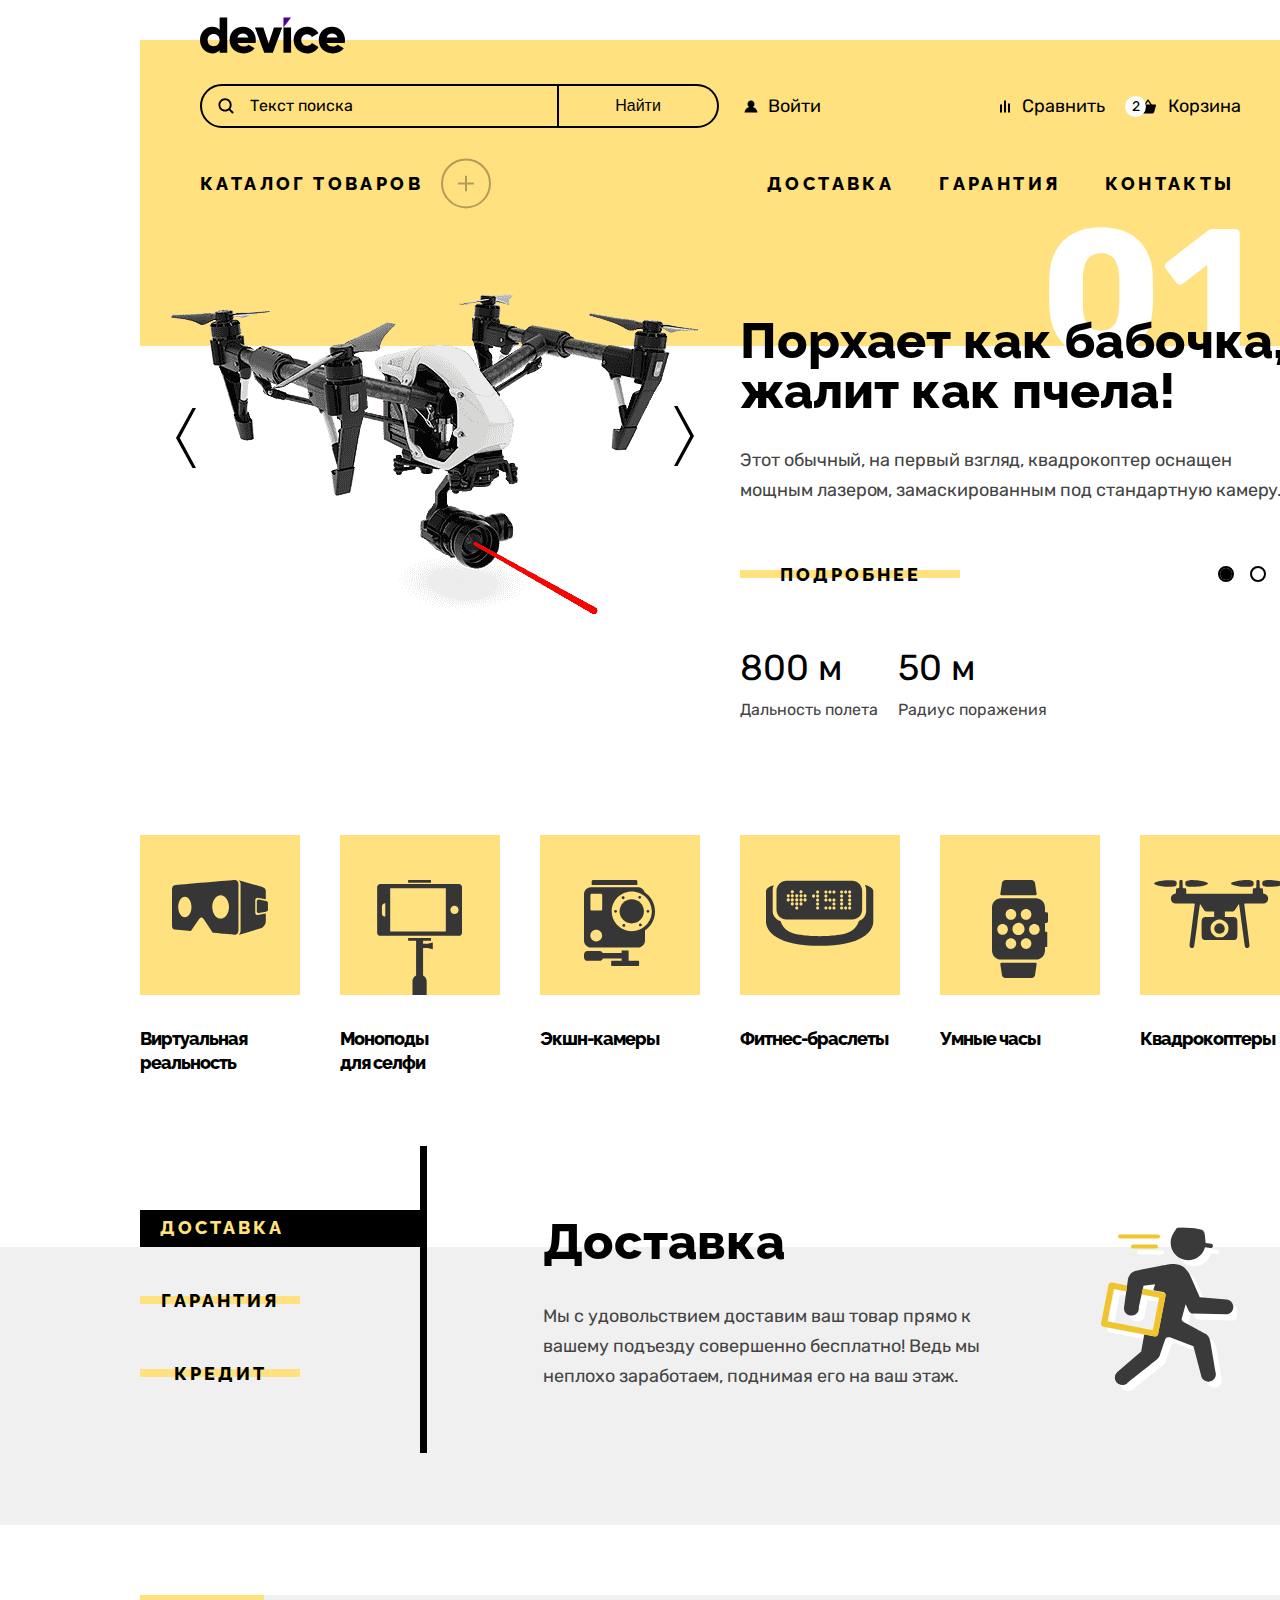
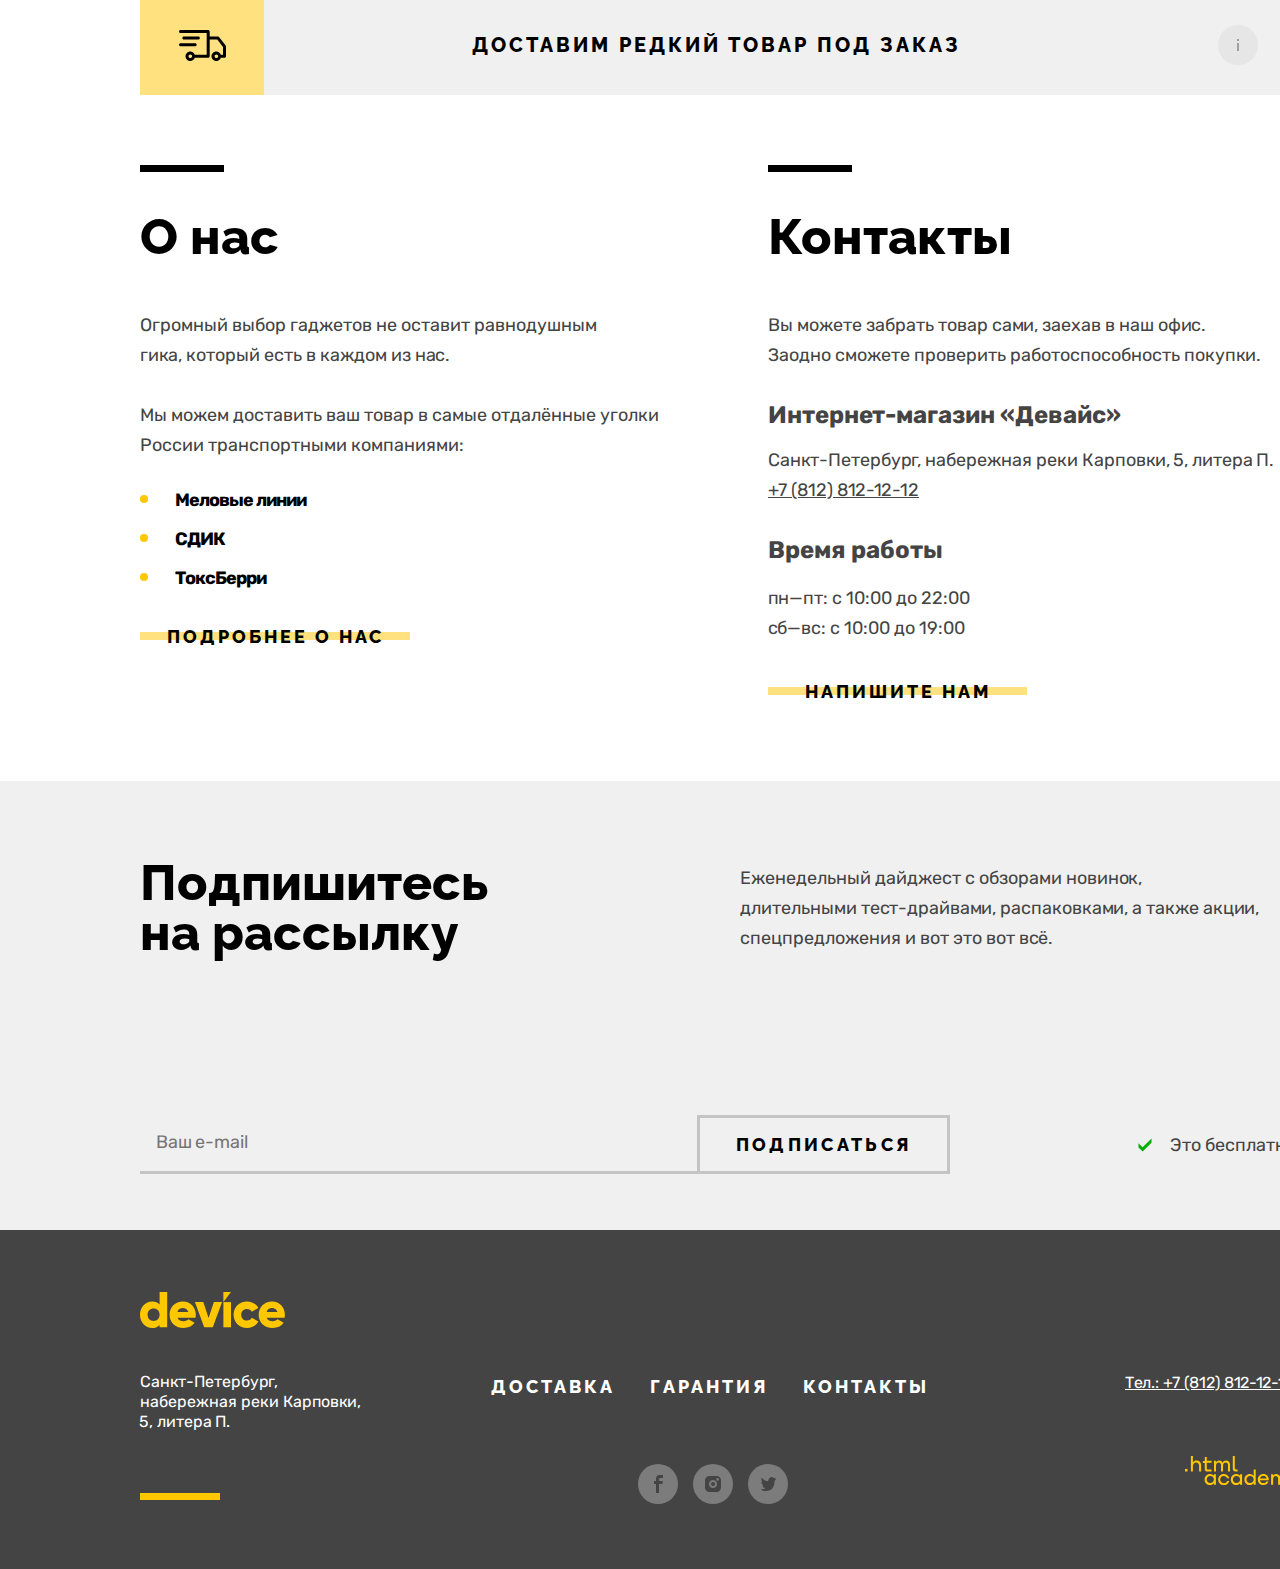
<file: device/index.html>
<!DOCTYPE html>
<html lang="ru">
  <head>
    <meta charset="utf-8">
    <title>Девайс</title>
    <link rel="stylesheet" href="css/style.css">
    <link rel="icon" href="favicon.ico">
  </head>
  <body>
    <header class="page-header">
      <a href="#">
      <svg width="145" height="37" viewBox="0 0 145 37" fill="#000000" xmlns="http://www.w3.org/2000/svg" class="logo">
        <path d="M27.2188 0.388916V35.6889H19.6135V33.2889C17.9124 35.1889 15.5107 36.3889 12.1084 36.3889C5.5038 36.3889 0 30.5889 0 23.0889C0 15.5889 5.5038 9.78892 12.1084 9.78892C15.5107 9.78892 18.0124 10.9889 19.6135 12.8889V0.388916H27.2188ZM19.6135 23.0889C19.6135 19.2889 17.1118 16.8889 13.6094 16.8889C10.107 16.8889 7.60524 19.2889 7.60524 23.0889C7.60524 26.8889 10.107 29.2889 13.6094 29.2889C17.1118 29.1889 19.6135 26.8889 19.6135 23.0889Z" fill="black"/>
        <path d="M43.7298 29.5888C45.8313 29.5888 47.5325 28.7888 48.5332 27.6888L54.6374 31.1888C52.1356 34.5888 48.4331 36.3888 43.6298 36.3888C35.0238 36.3888 29.6201 30.5888 29.6201 23.0888C29.6201 15.5888 35.0238 9.78882 43.0294 9.78882C50.4345 9.78882 55.8382 15.4888 55.8382 23.0888C55.8382 24.1888 55.7381 25.1888 55.538 26.0888H37.6256C38.6263 28.6888 40.9279 29.5888 43.7298 29.5888ZM48.333 20.4888C47.5325 17.5888 45.2309 16.4888 42.9293 16.4888C40.0273 16.4888 38.126 17.8888 37.4255 20.4888H48.333Z" fill="black"/>
        <path d="M82.1563 10.489L72.8499 35.689H64.2439L54.9375 10.489H63.3433L68.647 26.489L73.9506 10.489C73.9506 10.489 82.1563 10.489 82.1563 10.489Z" fill="black"/>
        <path d="M83.458 10.489H91.0633V35.689H83.458V10.489Z" fill="black"/>
        <path d="M93.665 23.0888C93.665 15.5888 99.369 9.78882 107.074 9.78882C111.978 9.78882 116.281 12.3888 118.482 16.2888L111.878 20.0888C110.977 18.2888 109.176 17.2888 106.974 17.2888C103.672 17.2888 101.27 19.6888 101.27 23.0888C101.27 26.5888 103.672 28.8888 106.974 28.8888C109.176 28.8888 111.077 27.7888 111.878 26.0888L118.482 29.8888C116.381 33.7888 112.078 36.3888 107.074 36.3888C99.369 36.3888 93.665 30.5888 93.665 23.0888Z" fill="black"/>
        <path d="M132.892 29.5888C134.993 29.5888 136.695 28.7888 137.695 27.6888L143.799 31.1888C141.298 34.5888 137.595 36.3888 132.792 36.3888C124.186 36.3888 118.782 30.5888 118.782 23.0888C118.782 15.5888 124.286 9.78882 132.191 9.78882C139.597 9.78882 145 15.4888 145 23.0888C145 24.1888 144.9 25.1888 144.7 26.0888H126.788C127.788 28.6888 130.09 29.5888 132.892 29.5888ZM137.595 20.4888C136.795 17.5888 134.493 16.4888 132.191 16.4888C129.289 16.4888 127.388 17.8888 126.688 20.4888H137.595Z" fill="black"/>
        <path d="M83.458 0.388916V10.4889L91.0633 0.388916H83.458Z" fill="#510094"/>
      </svg>
      </a>
      <div class="header-menu">
        <form class="search-form" action="" method="post">
          <input type="search" name="search" class="search-input" placeholder="Поиск по сайту" value="Текст поиска">
          <button class="search-button" type="submit">Найти</button>
        </form>
        <ul class="menu-list">
          <li class="menu-list-item enter">
            <svg width="14" height="13" viewBox="0 0 14 13" fill="none" xmlns="http://www.w3.org/2000/svg" class="enter-image menu-item-icon">
              <path d="M0.5 12.3889H13.5C13.3 9.78892 11.4 7.58892 8.8 6.88892C9.8 6.28892 10.5 5.18892 10.5 3.88892C10.5 1.98892 8.9 0.388916 7 0.388916C5.1 0.388916 3.5 1.98892 3.5 3.88892C3.5 5.18892 4.2 6.28892 5.2 6.88892C2.6 7.58892 0.7 9.78892 0.5 12.3889Z" fill="black"/>
            </svg>
            <a class="menu-item-link" href="#">Войти</a>
          </li>
          <li class="menu-list-item">
            <svg width="10" height="13" viewBox="0 0 10 13" fill="none" xmlns="http://www.w3.org/2000/svg" class="menu-item-icon">
              <path d="M6 0.388916H4V12.3889H6V0.388916Z" fill="black"/>
              <path d="M2 4.38892H0V12.3889H2V4.38892Z" fill="black"/>
              <path d="M10 3.38892H8V12.3889H10V3.38892Z" fill="black"/>
            </svg>
            <a class="menu-item-link" href="#">Сравнить</a>
          </li>
          <li class="menu-list-item cart">
            <span class="cart-counter">2</span>
            <svg width="16" height="15" viewBox="0 0 16 15" fill="none" xmlns="http://www.w3.org/2000/svg" class="cart-icon menu-item-icon">
              <path d="M15.3 5.38892L11.8 5.58892L8.6 0.688916C8.5 0.488916 8.2 0.388916 8 0.388916C7.8 0.388916 7.5 0.488916 7.4 0.688916L4.2 5.58892H0.7C0.3 5.58892 0 5.88892 0 6.28892C0 6.38892 0 6.38892 0 6.48892L1.9 13.2889C2.1 13.9889 2.6 14.3889 3.3 14.3889H12.7C13.4 14.3889 13.9 13.9889 14.1 13.2889L16 6.38892C16 6.28892 16 6.28892 16 6.18892C16 5.78892 15.7 5.38892 15.3 5.38892ZM8 2.28892L10.2 5.48892H5.9L8 2.28892Z" fill="black"/>
            </svg>
            <a class="menu-item-link" href="#">Корзина</a>
          </li>
        </ul>
      </div>
      <nav class="header-navigation">
        <a class="catalog-link" href="#">
          Каталог товаров
          <svg width="50" height="51" viewBox="0 0 50 51" fill="none" xmlns="http://www.w3.org/2000/svg" class="catalog-link-icon">
            <circle opacity="0.3" cx="25" cy="25.3889" r="24" stroke="black" stroke-width="2"/>
            <g opacity="0.3" clip-path="url(#clip0_80802_921)">
            <path d="M33 24.3889H26V17.3889H24V24.3889H17V26.3889H24V33.3889H26V26.3889H33V24.3889Z" fill="black"/>
            </g>
            <defs>
            <clipPath id="clip0_80802_921">
            <rect width="16" height="16" fill="white" transform="translate(17 17.3889)"/>
            </clipPath>
            </defs>
          </svg>
        </a>
        <ul class="navigation-list">
          <li class="navigation-item">
            <a class="navigation-item-link" href="#">Доставка</a>
          </li>
          <li class="navigation-item">
            <a class="navigation-item-link" href="#">Гарантия</a>
          </li>
          <li class="navigation-item">
            <a class="navigation-item-link" href="#">Контакты</a>
          </li>
        </ul>
      </nav>
      <div class="inner-menu hidden">
        <ul class="inner-menu-list">
          <li class="inner-menu-item">
            <a class="inner-menu-link" href="#">Виртуальная реальность</a>
          </li>
          <li class="inner-menu-item">
            <a class="inner-menu-link" href="catalog.html">Моноподы для селфи</a>
          </li>
          <li class="inner-menu-item">
            <a class="inner-menu-link" href="#">Экшн-камеры</a>
          </li>
        </ul>
        <ul class="inner-menu-list">
          <li class="inner-menu-item">
            <a class="inner-menu-link" href="#">Фитнес-браслеты</a>
          </li>
          <li class="inner-menu-item">
            <a class="inner-menu-link" href="#">Умные часы</a>
          </li>
        </ul>
        <ul class="inner-menu-list">
          <li class="inner-menu-item">
            <a class="inner-menu-link" href="#">Квадрокоптеры</a>
          </li>
        </ul>
      </div>
    </header>

    <main class="main">
      <h1 class="visually-hidden">Магазин электроники Девайс</h1>

      <section class="slider-section">
        <h2 class="visually-hidden">Преимущества нашего продукта</h2>
        <div class="slider">
          <img class="slider-image-1" src="images/main-page/slider-1.png" alt="Мощный, лазерный квадракоптер." width="560" height="560">
          <div class="slider-buttons">
            <button type="button" class="slider-button prev-slider-button">
              <span class="visually-hidden">Предыдущее фото</span>
              <svg width="20" height="60" viewBox="0 0 20 60" fill="none" xmlns="http://www.w3.org/2000/svg">
                <path d="M20 60H16.5L0 30L16.5 0H20L3.8 30L20 60Z" fill="black"/>
              </svg>
            </button>
            <button type="button" class="slider-button next-slider-button">
              <span class="visually-hidden">Следующее фото</span>
              <svg width="20" height="60" viewBox="0 0 20 60" fill="none" xmlns="http://www.w3.org/2000/svg">
                <path d="M20 60H16.5L0 30L16.5 0H20L3.8 30L20 60Z" fill="black"/>
              </svg>
            </button>
          </div>
          <ul class="slider-controls">
            <li class="slider-controls-item">
              <button class="slider-control-button slider-control-button-active" type="button"><span class="visually-hidden">1 фото</span></button>
            </li>
            <li class="slider-controls-item">
              <button class="slider-control-button" type="button"><span class="visually-hidden">2 фото</span></button>
            </li>
            <li class="slider-controls-item">
              <button class="slider-control-button" type="button"><span class="visually-hidden">3 фото</span></button>
            </li>
          </ul>
        </div>
        <div class="slider-content">
          <p class="slider-description">Порхает как бабочка, жалит как пчела!</p>
          <p class="slider-text">Этот обычный, на первый взгляд, квадрокоптер оснащен мощным лазером, замаскированным под стандартную камеру.</p>
          <a class="slider-more background-yellow-line" href="#">Подробнее</a>
          <div class="slider-advantages">
            <dl class="slider-advantages-item">
              <dt class="slider-advantages-name">Дальность полета</dt>
              <dd class="slider-advantages-value">800 м</dd>
            </dl>
            <dl class="slider-advantages-item">
              <dt class="slider-advantages-name">Радиус поражения</dt>
              <dd class="slider-advantages-value">50 м</dd>
            </dl>
          </div>
        </div>
      </section>

      <section class="our-products">
        <h2 class="visually-hidden">Наши продукты</h2>
        <ul class="products-list">
          <li class="product-item">
            <a class="product-link" href="#">
              <div class="product-image-area">
                <img class="product-image" src="images/main-page/product-1.svg" alt="" width="96.95" height="54.99">
              </div>
              <h3 class="product-title">Виртуальная реальность</h3>
            </a>
          </li>
          <li class="product-item">
            <a class="product-link" href="#">
              <div class="product-image-area">
                <img class="product-image" src="images/main-page/product-2.svg" alt="" width="85.87" height="117">
              </div>
              <h3 class="product-title">Моноподы<br> для селфи</h3>
            </a>
          </li>
          <li class="product-item">
            <a class="product-link" href="#">
              <div class="product-image-area">
                <img class="product-image" src="images/main-page/product-3.svg" alt="" width="71.02" height="87">
              </div>
              <h3 class="product-title">Экшн-камеры</h3>
            </a>
          </li>
          <li class="product-item">
            <a class="product-link" href="#">
              <div class="product-image-area">
                <img class="product-image" src="images/main-page/product-4.svg" alt="" width="107.31" height="64.99">
              </div>
              <h3 class="product-title">Фитнес-браслеты</h3>
            </a>
          </li>
          <li class="product-item">
            <a class="product-link" href="#">
              <div class="product-image-area">
                <img class="product-image" src="images/main-page/product-5.svg" alt="" width="56.01" height="97.98">
              </div>
              <h3 class="product-title">Умные часы</h3>
            </a>
          </li>
          <li class="product-item">
            <a class="product-link" href="#">
              <div class="product-image-area">
                <img class="product-image" src="images/main-page/product-6.svg" alt="" width="132.03" height="69.01">
              </div>
              <h3 class="product-title">Квадрокоптеры</h3>
            </a>
          </li>
        </ul>
      </section>

      <section class="delivery">
        <div class="delivery-description">
          <h2 class="delivery-title">Доставка</h2>
          <p class="delivery-text">Мы с удовольствием доставим ваш товар прямо к вашему подъезду совершенно бесплатно! Ведь мы неплохо заработаем, поднимая его на ваш этаж.</p>
        </div>
        <img class="delivery-image" src="images/main-page/delivery.svg" alt="Доставка." width="136" height="164">
        <ul class="delivery-menu">
          <li class="delivery-menu-item background-yellow-line current-menu-item">Доставка</li>
          <li class="delivery-menu-item background-yellow-line">Гарантия</li>
          <li class="delivery-menu-item background-yellow-line">Кредит</li>
        <ul>
      </section>

      <section class="delivery-rarely">
        <div class="delivery-rarely-image-area">
          <img class="delivery-rarely-image" src="images/main-page/delivery-rarely.svg" alt="Доставка редкого товара." width="47" height="31">
        </div>
        <h2 class="delivery-rarely-title">Доставим редкий товар под заказ</h2>
        <button class="delivery-rarely-button"></button>
      </section>

      <div class="index-columns">
        <section class="about index-column">
          <h2 class="about-title">О нас</h2>
          <p class="about-description">Огромный выбор гаджетов не оставит равнодушным<br> гика, который есть в каждом из нас.</p>
          <p class="about-description">Мы можем доставить ваш товар в самые отдалённые уголки России транспортными компаниями:</p>
          <ul class="about-list">
            <li class="about-item">Меловые линии</li>
            <li class="about-item">СДИК</li>
            <li class="about-item">ТоксБерри</li>
          </ul>
          <a class="about-more-link background-yellow-line" href="#">Подробнее о нас</a>
        </section>
        <section class="contacts index-column">
          <h2 class="contacts-title">Контакты</h2>
          <p class="contacts-description">Вы можете забрать товар сами, заехав в наш офис.<br> Заодно сможете проверить работоспособность покупки.</p>
          <h3 class="contacts-undertitle">Интернет-магазин «Девайс»</h3>
          <address class="contacts-address">Санкт-Петербург, набережная реки Карповки, 5, литера П.</address>
          <a class="contacts-tel" href="tel:88128121212">+7 (812) 812-12-12</a>
          <h3 class="contacts-undertitle">Время работы</h3>
          <p class="contacts-time">пн—пт: с 10:00 до 22:00<br> сб—вс: с 10:00 до 19:00</p>
          <a class="contacts-link background-yellow-line" href="#">Напишите нам</a>
        </section>
      </div>

      <section class="newsletter">
        <div class="newsletter-content">
          <h2 class="newsletter-title">Подпишитесь на рассылку</h2>
          <p class="newsletter-description">Еженедельный дайджест с обзорами новинок,<br> длительными тест-драйвами, распаковками, а также акции, спецпредложения и вот это вот всё.</p>
        </div>
        <form class="newsletter-form" action="https://formsubmit.co/aenadegnow@gmail.com" method="post">
          <input type="email" name="email" class="email-input" placeholder="Ваш e-mail" required>
          <button class="email-submit">Подписаться</button>
          <span class="text">Это бесплатно</span>
        </form>
      </section>
    </main>

    <footer class="page-footer">
      <div class="footer-group">
        <svg width="145" height="36" viewBox="0 0 145 36" fill="none" xmlns="http://www.w3.org/2000/svg" class="footer-logo">
          <path d="M27.2 0V35.3H19.6V32.9C17.9 34.8 15.5 36 12.1 36C5.5 36 0 30.2 0 22.7C0 15.2 5.5 9.4 12.1 9.4C15.5 9.4 18 10.6 19.6 12.5V0H27.2ZM19.6 22.7C19.6 18.9 17.1 16.5 13.6 16.5C10.1 16.5 7.6 18.9 7.6 22.7C7.6 26.5 10.1 28.9 13.6 28.9C17.1 28.8 19.6 26.5 19.6 22.7Z" fill="#FFC700"/>
          <path d="M43.7 29.1999C45.8 29.1999 47.5 28.3999 48.5 27.2999L54.6 30.7999C52.1 34.1999 48.4 35.9999 43.6 35.9999C35 35.9999 29.6 30.1999 29.6 22.6999C29.6 15.1999 35 9.3999 43 9.3999C50.4 9.3999 55.8 15.0999 55.8 22.6999C55.8 23.7999 55.7 24.7999 55.5 25.6999H37.6C38.6 28.2999 40.9 29.1999 43.7 29.1999ZM48.3 20.0999C47.5 17.1999 45.2 16.0999 42.9 16.0999C40 16.0999 38.1 17.4999 37.4 20.0999H48.3Z" fill="#FFC700"/>
          <path d="M82.1 10.1001L72.8 35.3001H64.2L54.9 10.1001H63.3L68.6 26.1001L73.9 10.1001C73.9 10.1001 82.1 10.1001 82.1 10.1001Z" fill="#FFC700"/>
          <path d="M83.4 10.1001H91V35.3001H83.4V10.1001Z" fill="#FFC700"/>
          <path d="M93.6 22.6999C93.6 15.1999 99.3 9.3999 107 9.3999C111.9 9.3999 116.2 11.9999 118.4 15.8999L111.8 19.6999C110.9 17.8999 109.1 16.8999 106.9 16.8999C103.6 16.8999 101.2 19.2999 101.2 22.6999C101.2 26.1999 103.6 28.4999 106.9 28.4999C109.1 28.4999 111 27.3999 111.8 25.6999L118.4 29.4999C116.3 33.3999 112 35.9999 107 35.9999C99.3 35.9999 93.6 30.1999 93.6 22.6999Z" fill="#FFC700"/>
          <path d="M132.8 29.1999C134.9 29.1999 136.6 28.3999 137.6 27.2999L143.7 30.7999C141.2 34.1999 137.5 35.9999 132.7 35.9999C124.1 35.9999 118.7 30.1999 118.7 22.6999C118.7 15.1999 124.2 9.3999 132.1 9.3999C139.5 9.3999 144.9 15.0999 144.9 22.6999C144.9 23.7999 144.8 24.7999 144.6 25.6999H126.7C127.7 28.2999 130 29.1999 132.8 29.1999ZM137.5 20.0999C136.7 17.1999 134.4 16.0999 132.1 16.0999C129.2 16.0999 127.3 17.4999 126.6 20.0999H137.5Z" fill="#FFC700"/>
          <path d="M83.4 0V10.1L91 0H83.4Z" fill="#FFC700"/>
        </svg>
        <address class="footer-address">Санкт-Петербург, набережная реки Карповки, 5, литера П.</address>
      </div>
      <div class="footer-group">
        <ul class="footer-navigation">
          <li class="footer-navigation-item">
            <a class="footer-navigation-link" href="#">Доставка</a>
          </li>
          <li class="footer-navigation-item">
            <a class="footer-navigation-link" href="#">Гарантия</a>
          </li>
          <li class="footer-navigation-item">
            <a class="footer-navigation-link" href="#">Контакты</a>
          </li>
        </ul>
        <ul class="social-list">
          <li class="social-item">
            <a class="social-link" href="https://www.facebook.com/htmlacademy">
              <span class="visually-hidden">Facebook</span>
              <svg width="9" height="18" viewBox="0 0 9 18" fill="none" xmlns="http://www.w3.org/2000/svg">
                <path d="M6.5 3H9V0H5.6C2.8 0 2 1.7 2 4.2V6H0V9H2V18H5V9H8.3L8.9 6H5V4.5C5 3.7 5.3 3 6.5 3Z" fill="#444444"/>
              </svg>
            </a>
          </li>
          <li class="social-item">
            <a class="social-link" href="https://www.instagram.com/htmlacademy/">
              <span class="visually-hidden">Instagram</span>
              <svg width="16" height="16" viewBox="0 0 16 16" fill="none" xmlns="http://www.w3.org/2000/svg">
                <path d="M8 10C9.10457 10 10 9.10457 10 8C10 6.89543 9.10457 6 8 6C6.89543 6 6 6.89543 6 8C6 9.10457 6.89543 10 8 10Z" fill="#444444"/>
                <path d="M14.7 1.3C13.8 0.4 12.7 0 11.3 0H4.7C1.9 0 0 1.9 0 4.7V11.3C0 12.7 0.4 13.9 1.4 14.7C2.3 15.6 3.4 16 4.7 16H11.3C12.7 16 13.9 15.6 14.7 14.7C15.5 13.8 16 12.7 16 11.3V4.7C16 3.3 15.6 2.1 14.7 1.3ZM8 12.1C5.8 12.1 3.9 10.3 3.9 8C3.9 5.7 5.8 3.9 8 3.9C10.2 3.9 12.1 5.7 12.1 8C12.1 10.3 10.2 12.1 8 12.1ZM12.6 4.7C11.9 4.7 11.3 4.2 11.3 3.4C11.3 2.6 11.8 2.1 12.6 2.1C13.3 2.1 13.9 2.7 13.9 3.4C13.9 4.1 13.3 4.7 12.6 4.7Z" fill="#444444"/>
              </svg>
            </a>
          </li>
          <li class="social-item">
            <a class="social-link" href="https://twitter.com/htmlacademy_ru">
              <span class="visually-hidden">Twitter</span>
              <svg width="15" height="15" viewBox="0 0 15 15" fill="none" xmlns="http://www.w3.org/2000/svg">
                <path d="M9.7 0.155143C11.2 -0.344857 12.3 0.455143 12.9 1.25514C13.4 1.05514 14 0.855143 14.6 0.655143C14.6 1.45514 14.1 2.05514 13.8 2.25514C14.5 2.45514 15 1.85514 15 1.85514C14.9 2.75514 14.1 3.55514 13.6 3.75514C13.4 10.0551 10.8 14.1551 4.7 14.0551C4.2 14.0551 4.8 14.0551 4.3 14.0551C4 14.0551 0.6 13.6551 0 12.2551C2 12.4551 3.4 11.8551 4.1 11.1551C3.3 10.8551 1.7 10.7551 1.5 8.35514C1.8 8.55514 2 8.65514 2.6 8.55514C1.5 7.75514 0.3 7.05514 0.4 5.05514C0.7 5.35514 1.3 5.55514 1.6 5.45514C1 5.25514 -0.2 2.35514 0.8 0.855143C2.4 2.55514 4.1 4.25514 7.1 4.35514C7.3 2.25514 8.1 0.855143 9.7 0.155143Z" fill="#444444"/>
              </svg>
            </a>
          </li>
        </ul>
      </div>
      <div class="footer-group">
        <a class="footer-tel-link" href="tel:88128121212">Тел.: +7 (812) 812-12-12</a>
        <a class="htmlacademy-link" href="https://htmlacademy.ru/">
          <svg width="115" height="33" viewBox="0 0 115 33" fill="none" xmlns="http://www.w3.org/2000/svg" class="htmlacademy-logo">
            <path d="M0 12.9V15.5H2.5V12.9H0Z" fill="#FFC700"/>
            <path d="M11.6 4.5C10 4.5 8.8 5.2 8 6.2H7.9V0H5.9V15.5H7.9V10.2C7.9 8.1 9.2 6.6 11.2 6.6C13 6.6 14.1 8 14.1 9.8V15.5H16.1V9.4C16.2 6.4 14.3 4.5 11.6 4.5Z" fill="#FFC700"/>
            <path d="M26.6 4.8H21.8V1.1H19.8V4.9H17.9V6.9H19.8V12.9C19.8 14.6 20.8 15.6 22.5 15.6H26.6V13.6H22.9C22.2 13.6 21.8 13.2 21.8 12.5V6.8H26.6V4.8Z" fill="#FFC700"/>
            <path d="M41.1 4.6C39.5 4.6 38.2 5.4 37.6 6.7H37.5C36.9 5.5 35.7 4.6 34.1 4.6C32.7 4.6 31.6 5.4 31 6.4H30.9V4.8H29V15.4H31V10C31 8 32 6.5 33.6 6.5C35.1 6.5 36 7.5 36 9.1V15.4H38V9.8C38 7.4 39.4 6.5 40.6 6.5C42.1 6.5 43 7.5 43 9.1V15.4H45V8.9C45.1 6.4 43.6 4.6 41.1 4.6Z" fill="#FFC700"/>
            <path d="M47.8 12.7C47.8 14.4 48.8 15.4 50.6 15.4H52.6V13.4H50.9C50.2 13.4 49.8 13 49.8 12.3V0H47.8V12.7Z" fill="#FFC700"/>
            <path d="M28.9 19.7C28 18.6 26.7 17.9 25 17.9C21.9 17.9 19.6 20.2 19.6 23.5C19.6 26.8 21.9 29.1 25 29.1C26.8 29.1 28 28.3 28.8 27.2H28.9V28.8H30.9V18.2H28.9V19.7ZM25.3 27.1C23.1 27.1 21.7 25.5 21.7 23.5C21.7 21.5 23.1 19.9 25.3 19.9C27.5 19.9 28.9 21.5 28.9 23.5C28.9 25.4 27.5 27.1 25.3 27.1Z" fill="#FFC700"/>
            <path d="M44.2 22C43.7 19.6 41.6 17.9 38.8 17.9C35.4 17.9 33.2 20.4 33.2 23.5C33.2 26.6 35.4 29.1 38.8 29.1C41.6 29.1 43.7 27.3 44.2 24.9H42.1C41.7 26.2 40.4 27.2 38.8 27.2C36.6 27.2 35.2 25.6 35.2 23.6C35.2 21.6 36.6 20 38.8 20C40.4 20 41.6 21 42.1 22.2H44.2V22Z" fill="#FFC700"/>
            <path d="M55.1 19.7C54.2 18.6 52.9 17.9 51.2 17.9C48.1 17.9 45.8 20.2 45.8 23.5C45.8 26.8 48.1 29.1 51.2 29.1C53 29.1 54.2 28.3 55 27.2H55.1V28.8H57.1V18.2H55.1V19.7ZM51.5 27.1C49.3 27.1 47.9 25.5 47.9 23.5C47.9 21.5 49.3 19.9 51.5 19.9C53.7 19.9 55.1 21.5 55.1 23.5C55.1 25.4 53.6 27.1 51.5 27.1Z" fill="#FFC700"/>
            <path d="M68.7 19.8C67.8 18.7 66.5 17.9 64.8 17.9C61.7 17.9 59.4 20.2 59.4 23.5C59.4 26.8 61.6 29.1 64.8 29.1C66.5 29.1 67.8 28.3 68.6 27.3H68.7V28.8H70.7V13.4H68.7V19.8ZM65.1 27.1C62.9 27.1 61.5 25.5 61.5 23.5C61.5 21.5 62.9 19.9 65.1 19.9C67.3 19.9 68.7 21.5 68.7 23.5C68.6 25.5 67.2 27.1 65.1 27.1Z" fill="#FFC700"/>
            <path d="M78.3 17.9C75 17.9 72.8 20.4 72.8 23.5C72.8 26.5 74.9 29.1 78.3 29.1C80.8 29.1 82.8 27.8 83.5 25.5H81.4C80.9 26.5 79.8 27.1 78.4 27.1C76.5 27.1 75.1 25.8 75 24.2H83.8C84 20.6 81.8 17.9 78.3 17.9ZM78.3 19.8C80 19.8 81.3 20.8 81.6 22.4H75.1C75.4 20.9 76.6 19.8 78.3 19.8Z" fill="#FFC700"/>
            <path d="M98.2 17.9C96.6 17.9 95.3 18.7 94.6 19.9H94.5C93.9 18.7 92.7 17.9 91.1 17.9C89.7 17.9 88.6 18.6 88 19.7V18.2H86.1V28.8H88.1V23.4C88.1 21.4 89.1 20 90.7 19.9C92.2 19.9 93.1 20.9 93.1 22.5V28.8H95.1V23.2C95.1 20.8 96.5 19.9 97.7 19.9C99.2 19.9 100.1 20.9 100.1 22.5V28.8H102.1V22.3C102.2 19.7 100.7 17.9 98.2 17.9Z" fill="#FFC700"/>
            <path d="M109.4 27L105.8 18.1H103.6L108.4 29.7C108.1 30.6 107.7 30.9 106.7 30.9H104.2V32.9H106.7C108.5 32.9 109.5 32.1 110.2 30.3L114.9 18.1H112.8L109.4 27Z" fill="#FFC700"/>
          </svg>
        </a>
      </div>
    </footer>
    <div class="modal hidden">
      <div class="modal-window">
        <h2 class="modal-title">Доставка под заказ</h2>
        <button class="close-modal-button"></button>
        <form class="modal-form" action="" method="post">
          <label class="modal-name-label modal-label">
            <span class="modal-input-text">Ваше имя:</span>
            <input class="modal-input modal-name-input" type="text" name="name" placeholder="Введите имя">
          </label>
          <label class="modal-email-label modal-label">
            <span class="modal-input-text">Ваш e-mail:</span>
            <input class="modal-input modal-email-input" type="email" name="name" value="Почта">
          </label>
          <label class="modal-product-label modal-label">
            <span class="modal-input-text">Что нужно привезти:</span>
            <input class="modal-input modal-product-input" type="text" name="name" placeholder="В свободной форме">
          </label>
          <label class="modal-count-label modal-label">
            <span class="modal-input-text modal-count-input-text">Количество:</span>
            <input class="modal-input modal-count-input" type="number" name="name" value="1">
          </label>
          <button class="modal-form-submit background-yellow-line" type="submit">Отправить</button>
        </form>
      </div>
    </div>
    <script>
      let catalogInnerMenu = document.querySelector('.catalog-link');
      let innerMenu = document.querySelector('.inner-menu');
      catalogInnerMenu.onclick = function() {
        innerMenu.classList.toggle('hidden');
      }
    </script>
  </body>
</html>
</file>
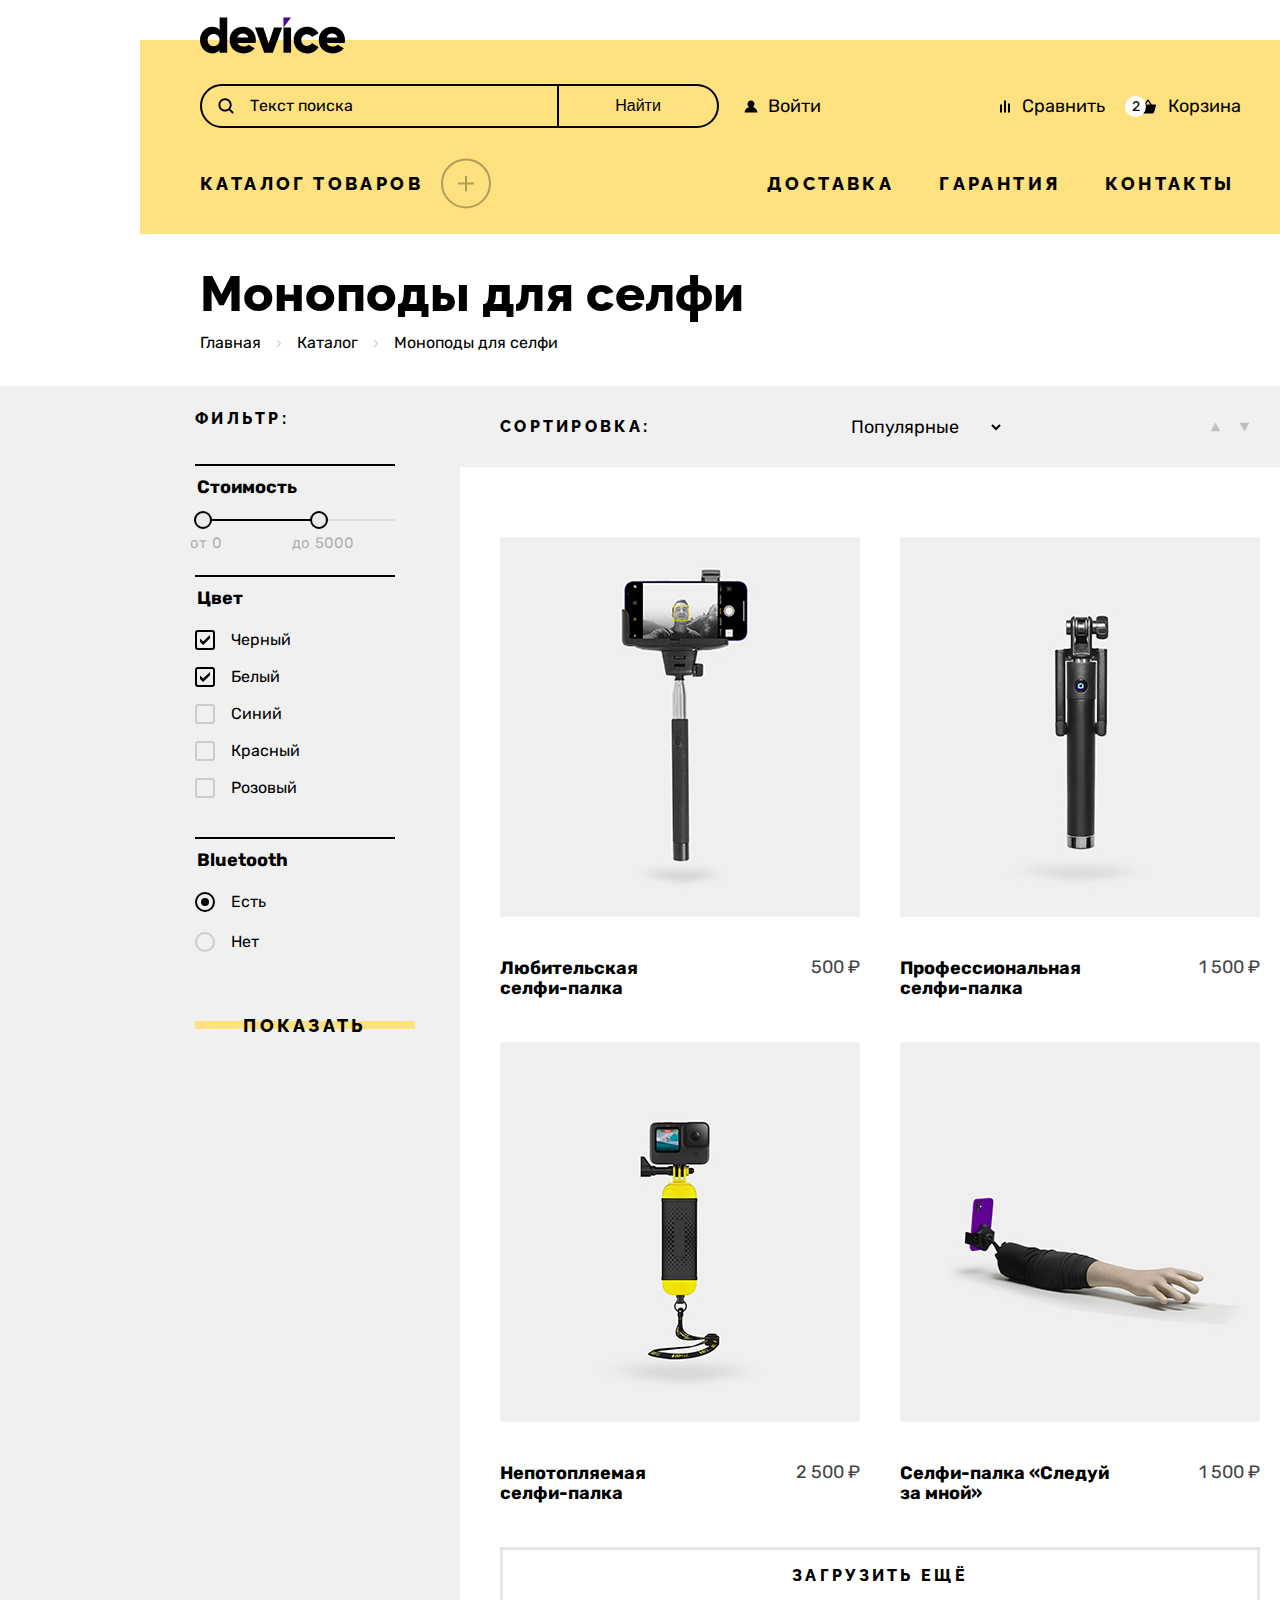
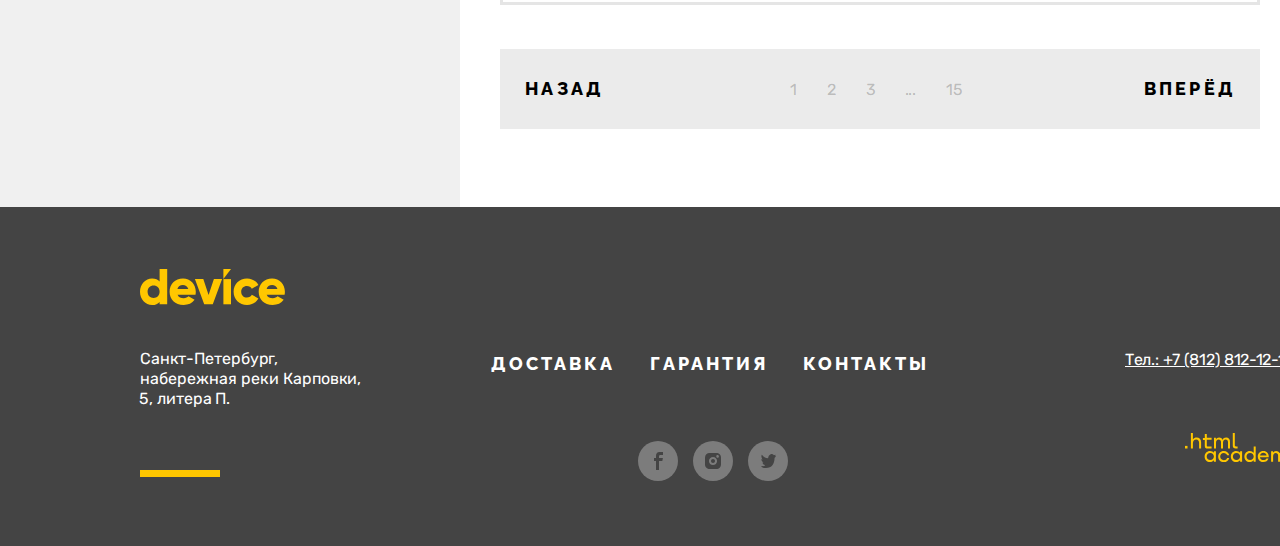
<file: device/catalog.html>
<!DOCTYPE html>
<html lang="ru">
  <head>
    <meta charset="utf-8">
    <link rel="icon" href="favicon.ico">
    <title>Моноподы для селфи</title>
    <link rel="stylesheet" href="css/catalog.css">
  </head>
  <body>
    <header class="page-header">
      <a href="#">
      <svg width="145" height="37" viewBox="0 0 145 37" fill="#000000" xmlns="http://www.w3.org/2000/svg" class="logo">
        <path d="M27.2188 0.388916V35.6889H19.6135V33.2889C17.9124 35.1889 15.5107 36.3889 12.1084 36.3889C5.5038 36.3889 0 30.5889 0 23.0889C0 15.5889 5.5038 9.78892 12.1084 9.78892C15.5107 9.78892 18.0124 10.9889 19.6135 12.8889V0.388916H27.2188ZM19.6135 23.0889C19.6135 19.2889 17.1118 16.8889 13.6094 16.8889C10.107 16.8889 7.60524 19.2889 7.60524 23.0889C7.60524 26.8889 10.107 29.2889 13.6094 29.2889C17.1118 29.1889 19.6135 26.8889 19.6135 23.0889Z" fill="black"/>
        <path d="M43.7298 29.5888C45.8313 29.5888 47.5325 28.7888 48.5332 27.6888L54.6374 31.1888C52.1356 34.5888 48.4331 36.3888 43.6298 36.3888C35.0238 36.3888 29.6201 30.5888 29.6201 23.0888C29.6201 15.5888 35.0238 9.78882 43.0294 9.78882C50.4345 9.78882 55.8382 15.4888 55.8382 23.0888C55.8382 24.1888 55.7381 25.1888 55.538 26.0888H37.6256C38.6263 28.6888 40.9279 29.5888 43.7298 29.5888ZM48.333 20.4888C47.5325 17.5888 45.2309 16.4888 42.9293 16.4888C40.0273 16.4888 38.126 17.8888 37.4255 20.4888H48.333Z" fill="black"/>
        <path d="M82.1563 10.489L72.8499 35.689H64.2439L54.9375 10.489H63.3433L68.647 26.489L73.9506 10.489C73.9506 10.489 82.1563 10.489 82.1563 10.489Z" fill="black"/>
        <path d="M83.458 10.489H91.0633V35.689H83.458V10.489Z" fill="black"/>
        <path d="M93.665 23.0888C93.665 15.5888 99.369 9.78882 107.074 9.78882C111.978 9.78882 116.281 12.3888 118.482 16.2888L111.878 20.0888C110.977 18.2888 109.176 17.2888 106.974 17.2888C103.672 17.2888 101.27 19.6888 101.27 23.0888C101.27 26.5888 103.672 28.8888 106.974 28.8888C109.176 28.8888 111.077 27.7888 111.878 26.0888L118.482 29.8888C116.381 33.7888 112.078 36.3888 107.074 36.3888C99.369 36.3888 93.665 30.5888 93.665 23.0888Z" fill="black"/>
        <path d="M132.892 29.5888C134.993 29.5888 136.695 28.7888 137.695 27.6888L143.799 31.1888C141.298 34.5888 137.595 36.3888 132.792 36.3888C124.186 36.3888 118.782 30.5888 118.782 23.0888C118.782 15.5888 124.286 9.78882 132.191 9.78882C139.597 9.78882 145 15.4888 145 23.0888C145 24.1888 144.9 25.1888 144.7 26.0888H126.788C127.788 28.6888 130.09 29.5888 132.892 29.5888ZM137.595 20.4888C136.795 17.5888 134.493 16.4888 132.191 16.4888C129.289 16.4888 127.388 17.8888 126.688 20.4888H137.595Z" fill="black"/>
        <path d="M83.458 0.388916V10.4889L91.0633 0.388916H83.458Z" fill="#510094"/>
      </svg>
      </a>
      <div class="header-menu">
        <form class="search-form" action="" method="post">
          <input type="search" name="search" class="search-input" placeholder="Поиск по сайту" value="Текст поиска">
          <button class="search-button" type="submit">Найти</button>
        </form>
        <ul class="menu-list">
          <li class="menu-list-item enter">
            <svg width="14" height="13" viewBox="0 0 14 13" fill="none" xmlns="http://www.w3.org/2000/svg" class="enter-image menu-item-icon">
              <path d="M0.5 12.3889H13.5C13.3 9.78892 11.4 7.58892 8.8 6.88892C9.8 6.28892 10.5 5.18892 10.5 3.88892C10.5 1.98892 8.9 0.388916 7 0.388916C5.1 0.388916 3.5 1.98892 3.5 3.88892C3.5 5.18892 4.2 6.28892 5.2 6.88892C2.6 7.58892 0.7 9.78892 0.5 12.3889Z" fill="black"/>
            </svg>
            <a class="menu-item-link" href="#">Войти</a>
          </li>
          <li class="menu-list-item">
            <svg width="10" height="13" viewBox="0 0 10 13" fill="none" xmlns="http://www.w3.org/2000/svg" class="menu-item-icon">
              <path d="M6 0.388916H4V12.3889H6V0.388916Z" fill="black"/>
              <path d="M2 4.38892H0V12.3889H2V4.38892Z" fill="black"/>
              <path d="M10 3.38892H8V12.3889H10V3.38892Z" fill="black"/>
            </svg>
            <a class="menu-item-link" href="#">Сравнить</a>
          </li>
          <li class="menu-list-item cart">
            <span class="cart-counter">2</span>
            <svg width="16" height="15" viewBox="0 0 16 15" fill="none" xmlns="http://www.w3.org/2000/svg" class="cart-icon menu-item-icon">
              <path d="M15.3 5.38892L11.8 5.58892L8.6 0.688916C8.5 0.488916 8.2 0.388916 8 0.388916C7.8 0.388916 7.5 0.488916 7.4 0.688916L4.2 5.58892H0.7C0.3 5.58892 0 5.88892 0 6.28892C0 6.38892 0 6.38892 0 6.48892L1.9 13.2889C2.1 13.9889 2.6 14.3889 3.3 14.3889H12.7C13.4 14.3889 13.9 13.9889 14.1 13.2889L16 6.38892C16 6.28892 16 6.28892 16 6.18892C16 5.78892 15.7 5.38892 15.3 5.38892ZM8 2.28892L10.2 5.48892H5.9L8 2.28892Z" fill="black"/>
            </svg>
            <a class="menu-item-link" href="#">Корзина</a>
          </li>
        </ul>
      </div>
      <nav class="header-navigation">
        <a class="catalog-link" href="catalog.html">
          Каталог товаров
          <svg width="50" height="51" viewBox="0 0 50 51" fill="none" xmlns="http://www.w3.org/2000/svg" class="catalog-link-icon">
            <circle opacity="0.3" cx="25" cy="25.3889" r="24" stroke="black" stroke-width="2"/>
            <g opacity="0.3" clip-path="url(#clip0_80802_921)">
            <path d="M33 24.3889H26V17.3889H24V24.3889H17V26.3889H24V33.3889H26V26.3889H33V24.3889Z" fill="black"/>
            </g>
            <defs>
            <clipPath id="clip0_80802_921">
            <rect width="16" height="16" fill="white" transform="translate(17 17.3889)"/>
            </clipPath>
            </defs>
          </svg>
        </a>
        <ul class="navigation-list">
          <li class="navigation-item">
            <a class="navigation-item-link" href="#">Доставка</a>
          </li>
          <li class="navigation-item">
            <a class="navigation-item-link" href="#">Гарантия</a>
          </li>
          <li class="navigation-item">
            <a class="navigation-item-link" href="#">Контакты</a>
          </li>
        </ul>
      </nav>
      <div class="inner-menu hidden">
        <ul class="inner-menu-list">
          <li class="inner-menu-item">
            <a class="inner-menu-link" href="#">Виртуальная реальность</a>
          </li>
          <li class="inner-menu-item">
            <a class="inner-menu-link" href="#">Моноподы для селфи</a>
          </li>
          <li class="inner-menu-item">
            <a class="inner-menu-link" href="#">Экшн-камеры</a>
          </li>
        </ul>
        <ul class="inner-menu-list">
          <li class="inner-menu-item">
            <a class="inner-menu-link" href="#">Фитнес-браслеты</a>
          </li>
          <li class="inner-menu-item">
            <a class="inner-menu-link" href="#">Умные часы</a>
          </li>
        </ul>
        <ul class="inner-menu-list">
          <li class="inner-menu-item">
            <a class="inner-menu-link" href="#">Квадрокоптеры</a>
          </li>
        </ul>
      </div>
    </header>
    <main class="inner-main">

      <section class="breadcrumbs">
        <h1>Моноподы для селфи</h1>
        <ul class="breadcrumbs-list">
          <li class="breadcrumbs-item">
            <a class="breadcrumbs-link" href="index.html">Главная</a>
          </li>
          <li class="breadcrumbs-item">
            <a class="breadcrumbs-link" href="№">Каталог</a>
          </li>
          <li class="breadcrumbs-item">
            <a class="breadcrumbs-link" href="catalog.html">Моноподы для селфи</a>
          </li>
        </ul>
      </section>

      <div class="catalog-columns">
        <section class="filter">
          <h2 class="filter-title">фильтр:</h2>
          <form class="filter-form" method="post" action="">
            <fieldset class="filter-form-group">
              <legend class="filter-form-group-title">Стоимость</legend>
              <div class="range-input">
                <div class="range-bar" style="left: 0; right: 68px;">
                  <button class="min-value"><span class="visually-hidden">Ручка минимальной цены</span></button>
                  <button class="max-value"><span class="visually-hidden">Ручка максимальной цены</span></button>
                </div>
              </div>
              <div class="range-inputs">
                <label class="min-price-label">
                  от <input type="number" class="min-price" name="min-price" value="0">
                </label>
                <label class="max-price-label">
                  до <input type="number" class="max-price" name="max-price" value="5000">
                </label>
              </div>
            </fieldset>
            <fieldset class="filter-form-group">
              <legend class="filter-form-group-title">Цвет</legend>
              <label class="checkbox-color-group">
                <input type="checkbox" name="black" class="color-checkbox visually-hidden" checked>
                <span class="checkbox-visually"></span>
                Черный
              </label>
              <label class="checkbox-color-group">
                <input type="checkbox" name="white" class="color-checkbox visually-hidden" checked>
                <span class="checkbox-visually"></span>
                Белый
              </label>
              <label class="checkbox-color-group">
                <input type="checkbox" name="blue" class="color-checkbox visually-hidden">
                <span class="checkbox-visually"></span>
                Синий
              </label>
              <label class="checkbox-color-group">
                <input type="checkbox" name="red" class="color-checkbox visually-hidden">
                <span class="checkbox-visually"></span>
                Красный
              </label>
              <label class="checkbox-color-group">
                <input type="checkbox" name="pink" class="color-checkbox visually-hidden">
                <span class="checkbox-visually"></span>
                Розовый
              </label>
            </fieldset>
            <fieldset class="filter-form-group">
              <legend class="filter-form-group-title">Bluetooth</legend>
              <label class="radio-group">
                <input type="radio" name="bluetooth" class="bluetooth-radio visually-hidden" checked>
                <span class="radio-visually"></span>
                Есть
              </label>
              <label class="radio-group">
                <input type="radio" name="bluetooth" class="bluetooth-radio visually-hidden">
                <span class="radio-visually"></span>
                Нет
              </label>
            </fieldset>
            <button class="filter-submit" type="submit">Показать</button>
          </form>
        </section>
        <section class="sort">
          <h2 class="sort-title">сортировка:</h2>
          <select class="sort-select">
            <option selected>Популярные</option>
            <option>Дорогие</option>
            <option>Дешевые</option>
            <option>Новые</option>
          </select>
          <div class="sort-controls">
            <button class="sort-control-button"><span class="visually-hidden">Вверх</span></button>
            <button class="sort-control-button"><span class="visually-hidden">Вниз</span></button>
          </div>
        </section>
        <section class="catalog-cards">
          <h2 class="visually-hidden">Каталог</h2>
          <ul class="cards-list">
            <li class="card-item">
              <a class="card" href="#">
                <img class="card-image" src="images/catalog/product-1.jpg" alt="" width="360" height="380">
                <div class="card-content">
                  <h3 class="card-title">Любительская<br> селфи-палка</h3>
                  <span class="card-price">500 ₽</span>
                </div>
              </a>
            </li>
            <li class="card-item">
              <a class="card" href="#">
                <img class="card-image" src="images/catalog/product-2.jpg" alt="" width="360" height="380">
                <div class="card-content">
                  <h3 class="card-title">Профессиональная селфи-палка</h3>
                  <span class="card-price">1 500 ₽</span>
                </div>
              </a>
            </li>
            <li class="card-item">
              <a class="card" href="#">
                <img class="card-image" src="images/catalog/product-3.jpg" alt="" width="360" height="380">
                <div class="card-content">
                  <h3 class="card-title">Непотопляемая<br> селфи-палка</h3>
                  <span class="card-price">2 500 ₽</span>
                </div>
              </a>
            </li>
            <li class="card-item">
              <a class="card" href="#">
                <img class="card-image" src="images/catalog/product-4.jpg" alt="" width="360" height="380">
                <div class="card-content">
                  <h3 class="card-title">Селфи-палка «Следуй за мной»</h3>
                  <span class="card-price">1 500 ₽</span>
                </div>
              </a>
            </li>
          </ul>
          <button class="upload-more" type="button">Загрузить ещё</button>
          <div class="pagination">
            <ul class="pagination-list">
              <li class="pagination-item">
                <a class="pagination-link prev-link" href="#">Назад</a>
              </li>
              <li class="pagination-item">
                <a class="pagination-link" href="#">1</a>
              </li>
              <li class="pagination-item">
                <a class="pagination-link" href="#">2</a>
              </li>
              <li class="pagination-item">
                <a class="pagination-link" href="#">3</a>
              </li>
              <li class="pagination-item">
                <a class="pagination-link" href="#">...</a>
              </li>
              <li class="pagination-item">
                <a class="pagination-link last-pagination-link" href="#">15</a>
              </li>
              <li class="pagination-item">
                <a class="pagination-link next-link" href="#">Вперёд</a>
              </li>
            </ul>
          </div>
        </section>
      </div>
    </main>
    <footer class="page-footer">
      <div class="footer-group">
        <svg width="145" height="36" viewBox="0 0 145 36" fill="none" xmlns="http://www.w3.org/2000/svg" class="footer-logo">
          <path d="M27.2 0V35.3H19.6V32.9C17.9 34.8 15.5 36 12.1 36C5.5 36 0 30.2 0 22.7C0 15.2 5.5 9.4 12.1 9.4C15.5 9.4 18 10.6 19.6 12.5V0H27.2ZM19.6 22.7C19.6 18.9 17.1 16.5 13.6 16.5C10.1 16.5 7.6 18.9 7.6 22.7C7.6 26.5 10.1 28.9 13.6 28.9C17.1 28.8 19.6 26.5 19.6 22.7Z" fill="#FFC700"/>
          <path d="M43.7 29.1999C45.8 29.1999 47.5 28.3999 48.5 27.2999L54.6 30.7999C52.1 34.1999 48.4 35.9999 43.6 35.9999C35 35.9999 29.6 30.1999 29.6 22.6999C29.6 15.1999 35 9.3999 43 9.3999C50.4 9.3999 55.8 15.0999 55.8 22.6999C55.8 23.7999 55.7 24.7999 55.5 25.6999H37.6C38.6 28.2999 40.9 29.1999 43.7 29.1999ZM48.3 20.0999C47.5 17.1999 45.2 16.0999 42.9 16.0999C40 16.0999 38.1 17.4999 37.4 20.0999H48.3Z" fill="#FFC700"/>
          <path d="M82.1 10.1001L72.8 35.3001H64.2L54.9 10.1001H63.3L68.6 26.1001L73.9 10.1001C73.9 10.1001 82.1 10.1001 82.1 10.1001Z" fill="#FFC700"/>
          <path d="M83.4 10.1001H91V35.3001H83.4V10.1001Z" fill="#FFC700"/>
          <path d="M93.6 22.6999C93.6 15.1999 99.3 9.3999 107 9.3999C111.9 9.3999 116.2 11.9999 118.4 15.8999L111.8 19.6999C110.9 17.8999 109.1 16.8999 106.9 16.8999C103.6 16.8999 101.2 19.2999 101.2 22.6999C101.2 26.1999 103.6 28.4999 106.9 28.4999C109.1 28.4999 111 27.3999 111.8 25.6999L118.4 29.4999C116.3 33.3999 112 35.9999 107 35.9999C99.3 35.9999 93.6 30.1999 93.6 22.6999Z" fill="#FFC700"/>
          <path d="M132.8 29.1999C134.9 29.1999 136.6 28.3999 137.6 27.2999L143.7 30.7999C141.2 34.1999 137.5 35.9999 132.7 35.9999C124.1 35.9999 118.7 30.1999 118.7 22.6999C118.7 15.1999 124.2 9.3999 132.1 9.3999C139.5 9.3999 144.9 15.0999 144.9 22.6999C144.9 23.7999 144.8 24.7999 144.6 25.6999H126.7C127.7 28.2999 130 29.1999 132.8 29.1999ZM137.5 20.0999C136.7 17.1999 134.4 16.0999 132.1 16.0999C129.2 16.0999 127.3 17.4999 126.6 20.0999H137.5Z" fill="#FFC700"/>
          <path d="M83.4 0V10.1L91 0H83.4Z" fill="#FFC700"/>
        </svg>
        <address class="footer-address">Санкт-Петербург, набережная реки Карповки, 5, литера П.</address>
      </div>
      <div class="footer-group">
        <ul class="footer-navigation">
          <li class="footer-navigation-item">
            <a class="footer-navigation-link" href="#">Доставка</a>
          </li>
          <li class="footer-navigation-item">
            <a class="footer-navigation-link" href="#">Гарантия</a>
          </li>
          <li class="footer-navigation-item">
            <a class="footer-navigation-link" href="#">Контакты</a>
          </li>
        </ul>
        <ul class="social-list">
          <li class="social-item">
            <a class="social-link" href="https://www.facebook.com/htmlacademy">
              <span class="visually-hidden">Facebook</span>
              <svg width="9" height="18" viewBox="0 0 9 18" fill="none" xmlns="http://www.w3.org/2000/svg">
                <path d="M6.5 3H9V0H5.6C2.8 0 2 1.7 2 4.2V6H0V9H2V18H5V9H8.3L8.9 6H5V4.5C5 3.7 5.3 3 6.5 3Z" fill="#444444"/>
              </svg>
            </a>
          </li>
          <li class="social-item">
            <a class="social-link" href="https://www.instagram.com/htmlacademy/">
              <span class="visually-hidden">Instagram</span>
              <svg width="16" height="16" viewBox="0 0 16 16" fill="none" xmlns="http://www.w3.org/2000/svg">
                <path d="M8 10C9.10457 10 10 9.10457 10 8C10 6.89543 9.10457 6 8 6C6.89543 6 6 6.89543 6 8C6 9.10457 6.89543 10 8 10Z" fill="#444444"/>
                <path d="M14.7 1.3C13.8 0.4 12.7 0 11.3 0H4.7C1.9 0 0 1.9 0 4.7V11.3C0 12.7 0.4 13.9 1.4 14.7C2.3 15.6 3.4 16 4.7 16H11.3C12.7 16 13.9 15.6 14.7 14.7C15.5 13.8 16 12.7 16 11.3V4.7C16 3.3 15.6 2.1 14.7 1.3ZM8 12.1C5.8 12.1 3.9 10.3 3.9 8C3.9 5.7 5.8 3.9 8 3.9C10.2 3.9 12.1 5.7 12.1 8C12.1 10.3 10.2 12.1 8 12.1ZM12.6 4.7C11.9 4.7 11.3 4.2 11.3 3.4C11.3 2.6 11.8 2.1 12.6 2.1C13.3 2.1 13.9 2.7 13.9 3.4C13.9 4.1 13.3 4.7 12.6 4.7Z" fill="#444444"/>
              </svg>
            </a>
          </li>
          <li class="social-item">
            <a class="social-link" href="https://twitter.com/htmlacademy_ru">
              <span class="visually-hidden">Twitter</span>
              <svg width="15" height="15" viewBox="0 0 15 15" fill="none" xmlns="http://www.w3.org/2000/svg">
                <path d="M9.7 0.155143C11.2 -0.344857 12.3 0.455143 12.9 1.25514C13.4 1.05514 14 0.855143 14.6 0.655143C14.6 1.45514 14.1 2.05514 13.8 2.25514C14.5 2.45514 15 1.85514 15 1.85514C14.9 2.75514 14.1 3.55514 13.6 3.75514C13.4 10.0551 10.8 14.1551 4.7 14.0551C4.2 14.0551 4.8 14.0551 4.3 14.0551C4 14.0551 0.6 13.6551 0 12.2551C2 12.4551 3.4 11.8551 4.1 11.1551C3.3 10.8551 1.7 10.7551 1.5 8.35514C1.8 8.55514 2 8.65514 2.6 8.55514C1.5 7.75514 0.3 7.05514 0.4 5.05514C0.7 5.35514 1.3 5.55514 1.6 5.45514C1 5.25514 -0.2 2.35514 0.8 0.855143C2.4 2.55514 4.1 4.25514 7.1 4.35514C7.3 2.25514 8.1 0.855143 9.7 0.155143Z" fill="#444444"/>
              </svg>
            </a>
          </li>
        </ul>
      </div>
      <div class="footer-group">
        <a class="footer-tel-link" href="tel:88128121212">Тел.: +7 (812) 812-12-12</a>
        <a class="htmlacademy-link" href="https://htmlacademy.ru/">
          <svg width="115" height="33" viewBox="0 0 115 33" fill="none" xmlns="http://www.w3.org/2000/svg" class="htmlacademy-logo">
            <path d="M0 12.9V15.5H2.5V12.9H0Z" fill="#FFC700"/>
            <path d="M11.6 4.5C10 4.5 8.8 5.2 8 6.2H7.9V0H5.9V15.5H7.9V10.2C7.9 8.1 9.2 6.6 11.2 6.6C13 6.6 14.1 8 14.1 9.8V15.5H16.1V9.4C16.2 6.4 14.3 4.5 11.6 4.5Z" fill="#FFC700"/>
            <path d="M26.6 4.8H21.8V1.1H19.8V4.9H17.9V6.9H19.8V12.9C19.8 14.6 20.8 15.6 22.5 15.6H26.6V13.6H22.9C22.2 13.6 21.8 13.2 21.8 12.5V6.8H26.6V4.8Z" fill="#FFC700"/>
            <path d="M41.1 4.6C39.5 4.6 38.2 5.4 37.6 6.7H37.5C36.9 5.5 35.7 4.6 34.1 4.6C32.7 4.6 31.6 5.4 31 6.4H30.9V4.8H29V15.4H31V10C31 8 32 6.5 33.6 6.5C35.1 6.5 36 7.5 36 9.1V15.4H38V9.8C38 7.4 39.4 6.5 40.6 6.5C42.1 6.5 43 7.5 43 9.1V15.4H45V8.9C45.1 6.4 43.6 4.6 41.1 4.6Z" fill="#FFC700"/>
            <path d="M47.8 12.7C47.8 14.4 48.8 15.4 50.6 15.4H52.6V13.4H50.9C50.2 13.4 49.8 13 49.8 12.3V0H47.8V12.7Z" fill="#FFC700"/>
            <path d="M28.9 19.7C28 18.6 26.7 17.9 25 17.9C21.9 17.9 19.6 20.2 19.6 23.5C19.6 26.8 21.9 29.1 25 29.1C26.8 29.1 28 28.3 28.8 27.2H28.9V28.8H30.9V18.2H28.9V19.7ZM25.3 27.1C23.1 27.1 21.7 25.5 21.7 23.5C21.7 21.5 23.1 19.9 25.3 19.9C27.5 19.9 28.9 21.5 28.9 23.5C28.9 25.4 27.5 27.1 25.3 27.1Z" fill="#FFC700"/>
            <path d="M44.2 22C43.7 19.6 41.6 17.9 38.8 17.9C35.4 17.9 33.2 20.4 33.2 23.5C33.2 26.6 35.4 29.1 38.8 29.1C41.6 29.1 43.7 27.3 44.2 24.9H42.1C41.7 26.2 40.4 27.2 38.8 27.2C36.6 27.2 35.2 25.6 35.2 23.6C35.2 21.6 36.6 20 38.8 20C40.4 20 41.6 21 42.1 22.2H44.2V22Z" fill="#FFC700"/>
            <path d="M55.1 19.7C54.2 18.6 52.9 17.9 51.2 17.9C48.1 17.9 45.8 20.2 45.8 23.5C45.8 26.8 48.1 29.1 51.2 29.1C53 29.1 54.2 28.3 55 27.2H55.1V28.8H57.1V18.2H55.1V19.7ZM51.5 27.1C49.3 27.1 47.9 25.5 47.9 23.5C47.9 21.5 49.3 19.9 51.5 19.9C53.7 19.9 55.1 21.5 55.1 23.5C55.1 25.4 53.6 27.1 51.5 27.1Z" fill="#FFC700"/>
            <path d="M68.7 19.8C67.8 18.7 66.5 17.9 64.8 17.9C61.7 17.9 59.4 20.2 59.4 23.5C59.4 26.8 61.6 29.1 64.8 29.1C66.5 29.1 67.8 28.3 68.6 27.3H68.7V28.8H70.7V13.4H68.7V19.8ZM65.1 27.1C62.9 27.1 61.5 25.5 61.5 23.5C61.5 21.5 62.9 19.9 65.1 19.9C67.3 19.9 68.7 21.5 68.7 23.5C68.6 25.5 67.2 27.1 65.1 27.1Z" fill="#FFC700"/>
            <path d="M78.3 17.9C75 17.9 72.8 20.4 72.8 23.5C72.8 26.5 74.9 29.1 78.3 29.1C80.8 29.1 82.8 27.8 83.5 25.5H81.4C80.9 26.5 79.8 27.1 78.4 27.1C76.5 27.1 75.1 25.8 75 24.2H83.8C84 20.6 81.8 17.9 78.3 17.9ZM78.3 19.8C80 19.8 81.3 20.8 81.6 22.4H75.1C75.4 20.9 76.6 19.8 78.3 19.8Z" fill="#FFC700"/>
            <path d="M98.2 17.9C96.6 17.9 95.3 18.7 94.6 19.9H94.5C93.9 18.7 92.7 17.9 91.1 17.9C89.7 17.9 88.6 18.6 88 19.7V18.2H86.1V28.8H88.1V23.4C88.1 21.4 89.1 20 90.7 19.9C92.2 19.9 93.1 20.9 93.1 22.5V28.8H95.1V23.2C95.1 20.8 96.5 19.9 97.7 19.9C99.2 19.9 100.1 20.9 100.1 22.5V28.8H102.1V22.3C102.2 19.7 100.7 17.9 98.2 17.9Z" fill="#FFC700"/>
            <path d="M109.4 27L105.8 18.1H103.6L108.4 29.7C108.1 30.6 107.7 30.9 106.7 30.9H104.2V32.9H106.7C108.5 32.9 109.5 32.1 110.2 30.3L114.9 18.1H112.8L109.4 27Z" fill="#FFC700"/>
          </svg>
        </a>
      </div>
    </footer>
  </body>
</html>
</file>
<file: device/css/style.css>
@font-face {
  font-family: "Rubik";
  src: url("../fonts/rubik/rubik-400.woff2") format("woff2");
  font-style: normal;
  font-weight: 400;
  font-display: swap;
}

@font-face {
  font-family: "Rubik";
  src: url("../fonts/rubik/rubik-700.woff2") format("woff2");
  font-style: normal;
  font-weight: 700;
  font-display: swap;
}

@font-face {
  font-family: "Raleway";
  src: url("../fonts/raleway/raleway-800.woff2") format("woff2");
  font-style: normal;
  font-weight: 800;
  font-display: swap;
}

/*GLOBAL STYLES*/

*,
*::before,
*::after {
  box-sizing: border-box;
}

html {
  height: 100vh;
}

body {
  display: flex;
  flex-direction: column;
  width: 1440px;
  padding-top: 40px;
  min-height: 100vh;
  margin: 0 auto;
  padding-left: 140px;
  padding-right: 140px;
  font-family: "Rubik", sans-serif;
  font-style: normal;
  font-weight: 400;
  font-size: 18px;
  line-height: 30px;
  background-color: #ffffff;
  color: #444444;
}

.visually-hidden {
  position: absolute;
  width: 1px;
  height: 1px;
  clip: rect(0, 0, 0, 0);
}

img {
  max-width: 100%;
  object-fit: cover;
  height: auto;
}

.main {
  flex-grow: 1;
}

.background-yellow-line {
  position: relative;
  padding-top: 10px;
  padding-bottom: 10px;
}

.background-yellow-line::before {
  position: absolute;
  top: 14px;
  left: 0;
  z-index: -1;
  content: "";
  width: 100%;
  height: 8px;
  background-color: #ffe17f;
}

.background-yellow-line:hover {
  background-color: #ffe17f;
}

.background-yellow-line:active {
  background-color: #ffcc33;
}

/*Header*/

.page-header {
  position: relative;
  z-index: 0;
  width: 1160px;
  padding-left: 60px;
  padding-right: 60px;
  padding-bottom: 137px;
  margin: 0 auto;
  background-color: #ffe17f;
  color: #000000;
}

.page-header::after {
  position: absolute;
  top: 100%;
  margin-top: -67px;
  right: 49px;
  content: "01";
  color: #ffffff;
  font-size: 180px;
  font-weight: 700;
  line-height: 30px;
}

.logo {
  display: block;
  margin-top: -23px;
  margin-bottom: 30px;
  cursor: pointer;
}

.logo:hover path {
  fill: gray;
}

.logo:focus {
  outline: none;
  border: 2px solid #AF4FFF;
}

.logo:active path {
  fill: darkgray;
}

.header-menu {
  display: flex;
  align-items: center;
  margin-bottom: 30px;
}

.search-form {
  display: flex;
  align-items: center;
  margin-right: 25px;
}

.search-input {
  width: 359px;
  padding: 10px 28px 10px 48px;
  border: 2px solid #000000;
  margin-right: 0;
  font: inherit;
  font-size: 16px;
  line-height: 20px;
  background-color: transparent;
  background: url("../images/main-page/decorative/search.svg") no-repeat 16px 50%/16px 16px;
  border-top-left-radius: 50px;
  border-bottom-left-radius: 50px;
}

.search-input:focus {
  outline: 2px solid #AF4FFF;
  outline-offset: 2px;
}

.search-input:disabled,
.search-input:disabled:hover {
  border-color: rgba(0, 0, 0, 0.3);
}

.search-input::-webkit-search-cancel-button {
  appearance: none;
}

.search-button {
  width: 160px;
  border: 2px solid #000000;
  border-left: none;
  border-top-right-radius: 50px;
  border-bottom-right-radius: 50px;
  padding: 10px 55.5px 10px 55.5px;
  background-color: transparent;
  font-size: 16px;
  line-height: 20px;
  color: #000000;
  cursor: pointer;
}

.search-button:hover {
  background-color: #000000;
  color: #ffffff;
}

.search-button:focus {
  outline: 2px solid #AF4FFF;
  outline-offset: 2px;
}

.search-button:active {
  outline: none;
  background-color: #000000;
  color: rgba(255, 255, 255, 0.5);
}

.menu-list {
  display: flex;
  margin: 0;
  padding: 0;
  list-style-type: none;
}

.menu-list-item {
  display: flex;
  align-items: center;
}

.menu-list-item:hover,
.menu-list-item:hover path {
  color: rgba(0, 0, 0, 0.6);
  fill: rgba(0, 0, 0, 0.6);
}

.menu-list-item:focus {
  outline: transparent;
  border: 2px solid #AF4FFF;
}

.menu-list-item:active,
.menu-list-item:active path {
  color: rgba(0, 0, 0, 0.3);
  fill: rgba(0, 0, 0, 0.3);
}

.menu-list-item:nth-child(2) {
  margin-right: 36px;
}

.menu-item-icon {
  margin-right: 12px;
  margin-left: -27px;
}

.enter {
  width: 261px;
  padding: 0;
  padding-left: 27px;
}

.enter-image {
  margin-right: 10px;
}

.menu-list-item:nth-child(2) {
  width: 107px;
  padding-left: 22px;
  margin-right: 13px;
}

.cart {
  position: relative;
  margin-left: 0;
}

.cart:hover .cart-counter {
  color: rgba(0, 0, 0, 0.6);
}

.cart-icon {
  margin-left: 15px;
}

.cart-popover::before {
  content: "";
  position: absolute;
  top: -5px;
  left: 50%;
  width: 14px;
  margin-right: 7px;
  height: 6px;
  background: url("../images/main-page/decorative/cart-popover.svg") no-repeat center/14px 6px;
}



.cart-popover {
  position: absolute;
  top: 39px;
  right: -70px;
  z-index: 2;
  width: 320px;
  padding-bottom: 20px;
  background-color: #000000;
  font-size: 16px;
  line-height: 20px;
  color: #ffffff;
}

.cart-popover.hidden {
  display: none;
}

.cart-popover-list {
  margin: 0;
  padding: 0;
  list-style-type: none;
}

.cart-popover-item {
  display: flex;
  align-items: flex-start;
  padding: 20px;
  border-bottom: 1px solid rgba(225, 225, 225, 0.1);
}

.cart-item-image {
  margin-right: 23px;
}

.cart-item-title {
  font-weight: 400;
  width: 155px;
  margin: 0;
}

.cart-item-title-link {
  text-decoration: none;
  color: inherit;
}

.cart-item-title-link:hover {
  color: rgba(255, 255, 255, 0.6);
}

.cart-item-title-link:focus {
  outline: 2px solid #AF4FFF;
}

.cart-item-title-link:active {
  outline: none;
  color: rgba(225, 225, 225, 0.3);
}

.cart-item-close-button {
  position: relative;
  width: 10px;
  height: 10px;
  margin-left: 43px;
  border: none;
  padding: 10px;
  background-color: transparent;
  cursor: pointer;
}

.cart-item-close-button::before {
  position: absolute;
  top: 10px;
  left: 5px;
  content: "";
  width: 12px;
  height: 1px;
  background-color: #ffffff;
  transform: rotate(45deg);
}

.cart-item-close-button::after {
  position: absolute;
  top: 10px;
  left: 5px;
  content: "";
  width: 12px;
  height: 1px;
  background-color: #ffffff;
  transform: rotate(-45deg);
}

.cart-item-close-button:hover::before,
.cart-item-close-button:hover::after {
  background-color: rgba(225, 225, 225, 0.6);
}

.cart-item-close-button:focus {
  outline: 2px solid #AF4FFF;
}

.cart-item-close-button:active::before,
.cart-item-close-button:active::after {
  background-color: rgba(225, 225, 225, 0.3);
}

.products-counter {
  background-color: red;
}


.menu-item-link {
  color: inherit;
  text-decoration: none;
}

.cart-counter {
  position: absolute;
  top: 5px;
  display: flex;
  justify-content: center;
  align-items: center;
  width: 21px;
  height: 21px;
  background-color: #ffffff;
  color: #000000;
  border-radius: 50%;
  font-size: 14px;
  line-height: 14px;
}


.header-navigation {
  display: flex;
  align-items: center;
  font-family: "Raleway";
  line-height: 18px;
  text-transform: uppercase;
  font-weight: 800;
  letter-spacing: 3.4px;
}

.catalog-link {
  display: flex;
  align-items: center;
  width: 293px;
  margin-right: 274px;
  text-decoration: none;
  color: inherit;
}

.catalog-link-icon {
  margin-left: 18px;
}

.navigation-list {
  display: flex;
  margin: 0;
  padding: 0;
  list-style-type: none;
}

.navigation-item {
  margin-right: 45px;
}

.navigation-item:last-child {
  margin-right: 0;
}

.navigation-item:last-child {
  margin-right: 0;
}

.navigation-item-link {
  text-decoration: none;
  color: inherit;
}

.navigation-item-link:hover {
  color: rgba(0, 0, 0, 0.6);
}

.navigation-item-link:focus {
  outline: 2px solid #AF4FFF;
}

.navigation-item-link:active {
  outline: none;
  color: rgba(0, 0, 0, 0.3);
}


.inner-menu {
  position: relative;
  right: 60px;
  bottom: 20px;
  z-index: -1;
  display: flex;
  flex-wrap: wrap;
  width: 1160px;
  padding: 33px 60px 27px 60px;
  background-color: #ffe17f;
  color: #000000;
  font-size: 16px;
  line-height: 18px;
}

.inner-menu.hidden {
  display: none;
}

.inner-menu-list {
  margin: 0;
  margin-right: 30px;
  padding: 0;
  list-style-type: none;
}

.inner-menu-list:first-child {
  width: 222px;
}

.inner-menu-list:nth-child(2) {
  width: 211px;
  margin-right: 0;
}

.inner-menu-list:nth-child(3) {
  width: 211px;
}

.inner-menu-item {
  margin-bottom: 20px;
}

.inner-menu-link {
  text-decoration: none;
  color: inherit;
}

.inner-menu-link:hover {
  color: rgba(0, 0, 0, 0.6);
}

.inner-menu-link:focus {
  outline: 2px solid #AF4FFF;
}

.inner-menu-link:active {
  outline: none;
  color: rgba(0, 0, 0, 0.3);
}

/*Slider Section*/

.slider-section {
  position: relative;
  z-index: 1;
  display: flex;
  gap: 40px;
  margin-bottom: 70px;
}

.slider {
  position: relative;
  width: 560px;
  margin-top: -150px;
}

.slider-buttons {
  position: absolute;
  top: 211px;
  left: 30px;
  display: flex;
  justify-content: space-between;
  width: 530px;
}

.slider-button {
  background-color: transparent;
  border: none;
  width: 20px;
  height: 60px;
}

.slider-button:last-child {
  transform: rotate(180deg);
}

.slider-button:hover path {
  fill: rgba(0, 0, 0, 0.6);
}

.slider-button:focus {
  outline: 2px solid #AF4FFF;
}

.slider-button:active {
  outline: none;
}

.slider-button:active path {
  fill: rgba(0, 0, 0, 0.3);
}

.slider-controls {
  position: absolute;
  top: 362px;
  left: 1080px;
  display: flex;
  gap: 20px;
  margin: 0;
  padding: 0;
  list-style-type: none;
}

.slider-control-button {
  box-sizing: border-box;
  width: 12px;
  height: 12px;
  background-color: transparent;
  border-radius: 50%;
  border: none;
  outline: 2px solid #000000;
}

.slider-control-button:hover {
  outline-color: rgba(0, 0, 0, 0.6);
}

.slider-control-button:focus {
  outline-color: #AF4FFF;
}

.slider-control-button:active {
  outline-color: rgba(0, 0, 0, 0.3);
}

.slider-control-button-active {
  background-color: #000000;
}

.slider-control-button-active:hover {
  background-color: rgba(0, 0, 0, 0.6);
}

.slider-control-button-active:active {
  background-color: rgba(0, 0, 0, 0.3);
}


.slider-content {
  width: 560px;
  margin-top: -30px;
}

.slider-description {
  margin: 0;
  margin-bottom: 29px;
  font-family: "Raleway";
  font-size: 50px;
  line-height: 50px;
  font-weight: 800;
  color: #000000;
}

.slider-text {
  margin: 0;
  margin-bottom: 51px;
}

.slider-more {
  display: block;
  width: 220px;
  margin-bottom: 59px;
  text-align: center;
  font-family: "Raleway";
  font-weight: 800;
  line-height: 18px;
  text-decoration: none;
  color: #000000;
  text-transform: uppercase;
  letter-spacing: 3px;
}

.slider-advantages {
  display: flex;
  gap: 20px;
  margin: 0;
  padding: 0;
}

.slider-advantages-item {
  display: flex;
  flex-direction: column;
  margin: 0;
  padding: 0;
}

.slider-advantages-name {
  order: 1;
  font-size: 16px;
}

.slider-advantages-value {
  margin-left: 0;
  margin-bottom: 12px;
  color: #000000;
  font-size: 36px;
}

/*Our Products*/

.our-products {
  margin-bottom: 172px;
}

.products-list {
  display: flex;
  flex-wrap: wrap;
  gap: 40px;
  margin: 0;
  padding: 0;
  list-style-type: none;
}

.product-item {
  width: 160px;
}

.product-link {
  font-family: "Raleway";
  font-weight: 800;
  color: #000000;
  line-height: 24px;
  text-decoration: none;
}

.product-link:hover .product-image-area {
  background-color: #FFC700;
}

.product-link:active::before {
  position: absolute;
  z-index: 1;
  content: "";
  width: 160px;
  height: 265px;
  background-color: rgba(255, 255, 255, 0.7);
}

.product-image-area {
  background-color: #ffe17f;
  width: 160px;
  height: 160px;
  padding-top: 45px;
  margin-bottom: 32px;
}

.product-image {
  display: block;
  margin: 0 auto;
}

.product-title {
  width: 160px;
  margin: 0;
  font-size: 18px;
  line-height: 24px;
  letter-spacing: -1px;
}

/*Delivery*/

.delivery {
  position: relative;
  display: flex;
  margin-bottom: 70px;
  padding-bottom: 32px;
  background-color: #f0f0f0;
}

.delivery::before {
  content: "";
  position: absolute;
  top: 0;
  bottom: 0;
  left: -370px;
  width: 370px;
  background-color: #f0f0f0;
}

.delivery::after {
  content: "";
  position: absolute;
  top: 0;
  bottom: 0;
  right: -370px;
  width: 370px;
  background-color: #f0f0f0;
}

.delivery-description {
  width: 448px;
  margin-top: -30px;
  margin-right: 110px;
}

.delivery-title {
  margin: 0;
  margin-bottom: 34px;
  margin-right: 110px;
  color: #000000;
  font-family: "Raleway";
  font-weight: 800;
  font-size: 50px;
  line-height: 50px;
}

.delivery-menu {
  position: relative;
  width: 287px;
  order: -1;
  margin: 0;
  margin-top: -37px;
  padding: 0;
  padding-bottom: 65px;
  list-style-type: none;
  margin-right: 116px;
}

.delivery-menu::after {
  position: absolute;
  top: -64px;
  bottom: 40px;
  left: 280px;
  content: "";
  width: 7px;
  background-color: #000000;
}

.delivery-menu-item {
  position: relative;
  z-index: 1;
  width: 160px;
  text-align: center;
  margin-bottom: 35px;
  color: #000000;
  text-transform: uppercase;
  font-family: "Raleway";
  font-weight: 800;
  letter-spacing: 3px;
  line-height: 18px;
}

.delivery-menu-item::before {
  position: absolute;
  top: 14px;
  left: 0;
  content: "";
  width: 100%;
  height: 8px;
  background-color: #ffe17f;
}

.current-menu-item::before {
  content: "";
  background-color: transparent;
}

.current-menu-item {
  width: 280px;
  padding: 9px 10px 10px 20px;
  text-align: start;
  background-color: #000000;
  color: #ffe17f;
}

.current-menu-item:hover {
  background-color: #000000;
  color: rgba(255, 225, 127, 0.5);
}

.delivery-image {
  display: block;
  width: 136px;
  height: 164px;
  margin-top: -20px;
}

/*Delivery Rarely*/

.delivery-rarely {
  display: flex;
  align-items: center;
  background-color: #f0f0f0;
  margin-bottom: 70px;
}

.delivery-rarely-image-area {
  width: 125px;
  height: 100px;
  background-color: #ffe17f;
}

.delivery-rarely-image {
  display: block;
  margin: 35px auto;
}

.delivery-rarely-title {
  width: 910px;
  margin-right: 50px;
  text-align: center;
  letter-spacing: 3px;
  color: #000000;
  text-transform: uppercase;
  font-family: "Raleway";
  font-weight: 800;
  font-size: 20px;
  line-height: 20px;
}

.delivery-rarely-button {
  width: 40px;
  height: 40px;
  border-radius: 50%;
  border: none;
  margin-right: 42px;
  background: rgba(220, 220, 220, 0.5) url("../images/main-page/decorative/more-info.svg") no-repeat center/2px 12px;
  cursor: pointer;
}

.delivery-rarely-button:hover {
  background: rgba(220, 220, 220, 0.7) url("../images/main-page/decorative/more-info.svg") no-repeat center/2px 12px;
}

.delivery-rarely-button:focus {
  outline: 2px solid #AF4FFF;
}

.delivery-rarely-button:active {
  outline: none;
  background: rgba(220, 220, 220, 0.3) url("../images/main-page/decorative/more-info.svg") no-repeat center/2px 12px;
}



.index-columns {
  width: 1160px;
  margin-bottom: 70px;
  display: flex;
  justify-content: space-between;
}

.index-column {
  position: relative;
  padding-top: 47px;
}

.index-column::before {
  position: absolute;
  top: 0;
  left: 0;
  content: "";
  width: 84px;
  height: 7px;
  background-color: #000000;
}


/*About Us*/

.about {
  width: 520px;
  margin-right: 108px;
}

.about-title {
  margin: 0;
  margin-bottom: 48px;
  font-family: "Raleway";
  font-weight: 800;
  font-size: 50px;
  line-height: 50px;
  color: #000000;
}

.about-description {
  margin-bottom: 30px;
}

.about-list {
  margin: 0;
  margin-bottom: 30px;
  padding: 0;
  list-style-type: none;
}

.about-item {
  position: relative;
  margin-bottom: 19px;
  padding-left: 35px;
  font-weight: 700;
  line-height: 20px;
  color: #000000;
  letter-spacing: -1px;
}

.about-item::before {
  position: absolute;
  top: 5px;
  left: 0;
  content: "";
  width: 8px;
  height: 8px;
  border-radius: 50%;
  background-color: #FFC700;
}

.about-more-link {
  display: block;
  width: 270px;
  text-align: center;
  font-family: "Raleway";
  font-weight: 800;
  line-height: 18px;
  letter-spacing: 3px;
  text-transform: uppercase;
  text-decoration: none;
  color: #000000;
}

/*Contacts*/

.contacts {
  width: 532px;
}

.contacts-title {
  margin: 0;
  margin-bottom: 48px;
  font-family: "Raleway";
  font-weight: 800;
  font-size: 50px;
  line-height: 50px;
  color: #000000;
}

.contacts-description {
  margin-bottom: 30px;
}

.contacts-undertitle {
  margin: 0;
  margin-bottom: 15px;
  font-weight: 700;
  font-size: 24px;
}

.contacts-address {
  font-style: normal;
  margin-bottom: 0;
}

.contacts-tel {
  display: block;
  margin-bottom: 30px;
  color: inherit;
}

.contacts-time {
  margin-bottom: 30px;
}

.contacts-link {
  display: block;
  width: 259px;
  text-align: center;
  font-family: "Raleway";
  font-weight: 800;
  text-decoration: none;
  color: #000000;
  text-transform: uppercase;
  letter-spacing: 3px;
  line-height: 18px;
}

/*Newsletter*/

.newsletter {
  position: relative;
  padding-top: 64px;
  padding-bottom: 56px;
  background-color: #f0f0f0;
}

.newsletter::before {
  content: "";
  position: absolute;
  top: 0;
  bottom: 0;
  left: -370px;
  width: 370px;
  background-color: #f0f0f0;
}

.newsletter::after {
  content: "";
  position: absolute;
  top: 0;
  bottom: 0;
  right: -370px;
  width: 370px;
  background-color: #f0f0f0;
}

.newsletter-content {
  display: flex;
  align-items: center;
  margin-bottom: 144px;
}

.newsletter-title {
  width: 348px;
  margin: 0;
  margin-right: 252px;
  font-family: "Raleway";
  font-weight: 800;
  font-size: 50px;
  line-height: 50px;
  color: #000000;
}

.newsletter-description {
  width: 560px;
}

.newsletter-form {
  display: flex;
  align-items: center;
}

.email-input {
  width: 557px;
  padding: 11px 16px 14px 16px;
  border: none;
  border-bottom: 3px solid #c4c4c4;
  background-color: transparent;
  font: inherit;
  font-size: 18px;
}

.email-input:focus {
  outline: none;
  border-bottom-color: #000000;
}

.email-submit {
  width: 253px;
  border: 3px solid #c4c4c4;
  padding-top: 16px;
  padding-bottom: 16px;
  margin-right: 188px;
  background-color: transparent;
  font-family: "Raleway";
  font-weight: 800;
  font-size: 18px;
  color: #000000;
  text-transform: uppercase;
  letter-spacing: 3.3px;
}

.email-submit:hover {
  border-color: #000000;
}

.email-submit:focus {
  outline: 2px solid #AF4FFF;
}

.email-submit:active {
  outline: none;
  border-color: rgba(0, 0, 0, 0.3);
  color: rgba(0, 0, 0, 0.3);
}

.newsletter-form .text {
  padding-left: 32px;
  background: url("../images/main-page/decorative/success.svg") no-repeat left center/14px 14px;
}

/*Footer*/

.page-footer {
  position: relative;
  display: flex;
  align-items: start;
  padding-top: 62px;
  padding-bottom: 65px;
  background-color: #444444;
  color: #ffffff;
}

.page-footer::before {
  content: "";
  position: absolute;
  top: 0;
  bottom: 0;
  left: -370px;
  width: 370px;
  background-color: #444444;
}

.page-footer::after {
  content: "";
  position: absolute;
  top: 0;
  bottom: 0;
  right: -370px;
  width: 370px;
  background-color: #444444;
}

.footer-group:first-child {
  position: relative;
  width: 234px;
  padding-bottom: 68px;
  margin-right: 117px;
}

.footer-group:first-child::after {
  content: "";
  position: absolute;
  bottom: 0;
  left: 0;
  width: 80px;
  height: 7px;
  background-color: #FFC700;
}

.footer-logo {
  margin-bottom: 35px;
}

.footer-logo:hover path {
  fill: rgba(255, 199, 0, 0.6);
}

.footer-logo:active path {
  fill: rgba(255, 199, 0, 0.3);
}

.footer-address {
  width: 236px;
  margin: 0;
  font-style: normal;
  font-size: 16px;
  line-height: 20px;
}

.footer-group:nth-child(2) {
  width: 444px;
  margin-top: 80px;
  margin-right: 190px;
}

.footer-navigation {
  display: flex;
  margin: 0;
  margin-bottom: 62px;
  padding: 0;
  list-style-type: none;
}

.footer-navigation-item {
  margin-right: 35px;
}

.footer-navigation-link {
  text-decoration: none;
  color: inherit;
  text-transform: uppercase;
  line-height: 18px;
  font-family: "Raleway";
  font-weight: 800;
  letter-spacing: 3px;
}

.footer-navigation-link:hover {
  color: #FFC700;
  text-decoration: underline;
  text-decoration-thickness: 2px;
  text-underline-offset: 4px;
}

.footer-navigation-link:focus {
  outline: 2px solid #AF4FFF;
}

.footer-navigation-link:active {
  outline: none;
  color: rgba(255, 199, 0, 0.3);
  text-decoration: underline;
  text-decoration-thickness: 2px;
  text-underline-offset: 4px;
}

.social-list {
  display: flex;
  flex-wrap: wrap;
  gap: 10px 15px;
  width: 150px;
  margin: 0 auto;
  padding: 0;
  list-style-type: none;
}

.social-item {
  width: 40px;
  height: 40px;
}

.social-link {
  display: flex;
  justify-content: center;
  align-items: center;
  width: 40px;
  height: 40px;
  border-radius: 50%;
  background-color: rgba(255, 255, 255, 0.3);
}

.social-link:hover {
  background-color: #FFC700;
}

.social-link:focus {
  outline: 2px solid #AF4FFF;
}

.social-link:active {
  outline: none;
}

.social-link:active path {
  fill: rgba(68, 68, 68, 0.3);
}

.footer-group:nth-child(3) {
  width: 175px;
  margin-top: 81px;
}

.footer-tel-link {
  display: block;
  margin-bottom: 63px;
  color: inherit;
  font-size: 16px;
  line-height: 20px;
}

.footer-tel-link:hover {
  color: #FFC700;
}

.footer-tel-link:focus {
  outline: 2px solid #AF4FFF;
}

.footer-tel-link:active {
  outline: none;
  color: rgba(255, 199, 0, 0.3);
}

.htmlacademy-link:hover path {
  fill: #ffffff;
}

.htmlacademy-link:focus {
  outline: 2px solid #AF4FFF;
}

.htmlacademy-link:active path {
  fill: rgba(255, 255, 255, 0.3);
}

.htmlacademy-logo {
  display: block;
  margin-left: 60px;
}


/*Modal*/

.modal {
  position: fixed;
  z-index: 9;
  display: flex;
  justify-content: center;
  align-items: center;
  width: 100vw;
  height: 100vh;
  margin-top: -40px;
  margin-left: -370px;
  background-color: rgba(240, 240, 240, 0.9);
}

.modal.hidden {
  display: none;
}

.modal-window {
  position: relative;
  width: 920px;
  padding: 72px 80px 72px 80px;
  border: 10px solid #000000;
  background-color: #ffffff;
  box-shadow: 0 10px 0 0 rgba(0, 0, 0, 0.1);
}

.modal-title {
  margin: 0;
  margin-bottom: 42px;
  font-family: "Raleway";
  font-weight: 800;
  font-size: 50px;
  line-height: 50px;
  color: #000000;
}

.close-modal-button {
  position: absolute;
  top: 84px;
  right: 80px;
  width: 26px;
  height: 26px;
  border: none;
  background-color: transparent;
  cursor: pointer;
}

.close-modal-button::before {
  position: absolute;
  top: 12px;
  left: -3px;
  content: "";
  width: 34px;
  height: 3px;
  background-color: #000000;
  transform: rotate(45deg);
}

.close-modal-button::after {
  position: absolute;
  top: 12px;
  left: -3px;
  content: "";
  width: 34px;
  height: 3px;
  background-color: #000000;
  transform: rotate(-45deg);
}

.modal-form {
  display: flex;
  align-items: flex-start;
  flex-wrap: wrap;
}

.modal-label {
  display: flex;
  flex-direction: column;
  margin-bottom: 42px;
}

.modal-input-text {
  margin-bottom: 14px;
  font-weight: 700;
  line-height: 20px;
  color: #000000;
}

.modal-input {
  width: 360px;
  padding: 20px;
  padding-right: 45px;
  border: none;
  background-color: rgba(240, 240, 240, 1);
  font: inherit;
  font-size: 16px;
}

.modal-name-label {
  width: 350px;
  margin-right: 40px;
}

.modal-name-input {
  background: rgba(240, 240, 240, 1) url("../images/main-page/decorative/name.svg") no-repeat 325px 28px/15px 12px;
}

.modal-email-label {
  width: 350px;
  margin-right: 0;
}

.modal-email-input {
  background: rgba(240, 240, 240, 1) url("../images/main-page/decorative/email.svg") no-repeat 325px 28px/15px 12px;
}

.modal-product-label {
  width: 540px;
  margin-right: 40px;
}

.modal-product-input {
  width: 540px;
}

.modal-count-label {
  position: relative;
  width: 160px;
}

.modal-count-input {
  padding-left: 5px;
  padding-right: 5px;
  width: 160px;
  text-align: center;
  background: rgba(240, 240, 240, 1) url("../images/main-page/decorative/plusik.svg") no-repeat 120px 25px/16px 16px;
}

.modal-count-input::-webkit-inner-spin-button,
.modal-count-input::-webkit-outer-spin-button {
  appearance: none;
}

.modal-count-input-text::after {
  width: 16px;
  height: 16px;
  position: absolute;
  left: 22px;
  top: 60px;
  content: "";
  background: url("../images/main-page/decorative/minus.svg") no-repeat center/16px 16px;
}

.modal-form-submit {
  position: relative;
  border: none;
  background-color: #ffffff;
  color: #000000;
  text-transform: uppercase;
  letter-spacing: 3.3px;
  font-size: 18px;
  line-height: 18px;
  font-family: "Raleway";
  font-weight: 800;
}
</file>
<file: device/css/catalog.css>
@font-face {
  font-family: "Rubik";
  src: url("../fonts/rubik/rubik-400.woff2") format("woff2");
  font-style: normal;
  font-weight: 400;
  font-display: swap;
}

@font-face {
  font-family: "Rubik";
  src: url("../fonts/rubik/rubik-700.woff2") format("woff2");
  font-style: normal;
  font-weight: 700;
  font-display: swap;
}

@font-face {
  font-family: "Raleway";
  src: url("../fonts/raleway/raleway-800.woff2") format("woff2");
  font-style: normal;
  font-weight: 800;
  font-display: swap;
}

/*GLOBAL STYLES*/

*,
*::before,
*::after {
  box-sizing: border-box;
}

html {
  height: 100vh;
}

body {
  display: flex;
  flex-direction: column;
  width: 1440px;
  padding-top: 40px;
  min-height: 100vh;
  margin: 0 auto;
  padding-left: 140px;
  padding-right: 140px;
  font-family: "Rubik", sans-serif;
  font-style: normal;
  font-weight: 400;
  font-size: 18px;
  line-height: 30px;
  background-color: #ffffff;
  color: #444444;
}

.visually-hidden {
  position: absolute;
  width: 1px;
  height: 1px;
  clip: rect(0, 0, 0, 0);
}

img {
  max-width: 100%;
  object-fit: cover;
  height: auto;
}

.main {
  flex-grow: 1;
}


/*Header*/


.page-header {
  position: relative;
  z-index: 1;
  width: 1160px;
  padding-left: 60px;
  padding-right: 60px;
  padding-bottom: 25px;
  margin: 0 auto;
  background-color: #ffe17f;
  color: #000000;
}

.logo {
  display: block;
  margin-top: -23px;
  margin-bottom: 30px;
  cursor: pointer;
}

.logo:hover path {
  fill: gray;
}

.logo:focus {
  outline: none;
  border: 2px solid #AF4FFF;
}

.logo:active path {
  fill: darkgray;
}

.header-menu {
  display: flex;
  align-items: center;
  margin-bottom: 30px;
}

.search-form {
  display: flex;
  align-items: center;
  margin-right: 25px;
}

.search-input {
  width: 359px;
  padding: 10px 28px 10px 48px;
  border: 2px solid #000000;
  margin-right: 0;
  font: inherit;
  font-size: 16px;
  line-height: 20px;
  background-color: transparent;
  background: url("../images/main-page/decorative/search.svg") no-repeat 16px 50%/16px 16px;
  border-top-left-radius: 50px;
  border-bottom-left-radius: 50px;
}

.search-input:focus {
  outline: 2px solid #AF4FFF;
  outline-offset: 2px;
}

.search-input:disabled,
.search-input:disabled:hover {
  border-color: rgba(0, 0, 0, 0.3);
}

.search-input::-webkit-search-cancel-button {
  appearance: none;
}

.search-button {
  width: 160px;
  border: 2px solid #000000;
  border-left: none;
  border-top-right-radius: 50px;
  border-bottom-right-radius: 50px;
  padding: 10px 55.5px 10px 55.5px;
  background-color: transparent;
  font-size: 16px;
  line-height: 20px;
  color: #000000;
  cursor: pointer;
}

.search-button:hover {
  background-color: #000000;
  color: #ffffff;
}

.search-button:focus {
  outline: 2px solid #AF4FFF;
  outline-offset: 2px;
}

.search-button:active {
  outline: none;
  background-color: #000000;
  color: rgba(255, 255, 255, 0.5);
}

.menu-list {
  display: flex;
  margin: 0;
  padding: 0;
  list-style-type: none;
}

.menu-list-item {
  display: flex;
  align-items: center;
}

.menu-list-item:hover,
.menu-list-item:hover path {
  color: rgba(0, 0, 0, 0.6);
  fill: rgba(0, 0, 0, 0.6);
}

.menu-list-item:focus {
  outline: transparent;
  border: 2px solid #AF4FFF;
}

.menu-list-item:active,
.menu-list-item:active path {
  color: rgba(0, 0, 0, 0.3);
  fill: rgba(0, 0, 0, 0.3);
}

.menu-list-item:nth-child(2) {
  margin-right: 36px;
}

.menu-item-icon {
  margin-right: 12px;
  margin-left: -27px;
}

.enter {
  width: 261px;
  padding: 0;
  padding-left: 27px;
}

.enter-image {
  margin-right: 10px;
}

.menu-list-item:nth-child(2) {
  width: 107px;
  padding-left: 22px;
  margin-right: 13px;
}

.cart {
  position: relative;
  margin-left: 0;
}

.cart:hover .cart-counter {
  color: rgba(0, 0, 0, 0.6);
}

.cart-icon {
  margin-left: 15px;
}

.cart-popover::before {
  content: "";
  position: absolute;
  top: -5px;
  left: 50%;
  width: 14px;
  margin-right: 7px;
  height: 6px;
  background: url("../images/main-page/decorative/cart-popover.svg") no-repeat center/14px 6px;
}



.cart-popover {
  position: absolute;
  top: 39px;
  right: -70px;
  z-index: 2;
  width: 320px;
  padding-bottom: 20px;
  background-color: #000000;
  font-size: 16px;
  line-height: 20px;
  color: #ffffff;
}

.cart-popover.hidden {
  display: none;
}

.cart-popover-list {
  margin: 0;
  padding: 0;
  list-style-type: none;
}

.cart-popover-item {
  display: flex;
  align-items: flex-start;
  padding: 20px;
  border-bottom: 1px solid rgba(225, 225, 225, 0.1);
}

.cart-item-image {
  margin-right: 23px;
}

.cart-item-title {
  font-weight: 400;
  width: 155px;
  margin: 0;
}

.cart-item-title-link {
  text-decoration: none;
  color: inherit;
}

.cart-item-title-link:hover {
  color: rgba(255, 255, 255, 0.6);
}

.cart-item-title-link:focus {
  outline: 2px solid #AF4FFF;
}

.cart-item-title-link:active {
  outline: none;
  color: rgba(225, 225, 225, 0.3);
}

.cart-item-close-button {
  position: relative;
  width: 10px;
  height: 10px;
  margin-left: 43px;
  border: none;
  padding: 10px;
  background-color: transparent;
  cursor: pointer;
}

.cart-item-close-button::before {
  position: absolute;
  top: 10px;
  left: 5px;
  content: "";
  width: 12px;
  height: 1px;
  background-color: #ffffff;
  transform: rotate(45deg);
}

.cart-item-close-button::after {
  position: absolute;
  top: 10px;
  left: 5px;
  content: "";
  width: 12px;
  height: 1px;
  background-color: #ffffff;
  transform: rotate(-45deg);
}

.cart-item-close-button:hover::before,
.cart-item-close-button:hover::after {
  background-color: rgba(225, 225, 225, 0.6);
}

.cart-item-close-button:focus {
  outline: 2px solid #AF4FFF;
}

.cart-item-close-button:active::before,
.cart-item-close-button:active::after {
  background-color: rgba(225, 225, 225, 0.3);
}

.products-counter {
  background-color: red;
}


.menu-item-link {
  color: inherit;
  text-decoration: none;
}

.cart-counter {
  position: absolute;
  top: 5px;
  display: flex;
  justify-content: center;
  align-items: center;
  width: 21px;
  height: 21px;
  background-color: #ffffff;
  color: #000000;
  border-radius: 50%;
  font-size: 14px;
  line-height: 14px;
}


.header-navigation {
  display: flex;
  align-items: center;
  font-family: "Raleway";
  line-height: 18px;
  text-transform: uppercase;
  font-weight: 800;
  letter-spacing: 3.4px;
}

.catalog-link {
  display: flex;
  align-items: center;
  width: 293px;
  margin-right: 274px;
  text-decoration: none;
  color: inherit;
}

.catalog-link-icon {
  margin-left: 18px;
}

.navigation-list {
  display: flex;
  margin: 0;
  padding: 0;
  list-style-type: none;
}

.navigation-item {
  margin-right: 45px;
}

.navigation-item:last-child {
  margin-right: 0;
}

.navigation-item:last-child {
  margin-right: 0;
}

.navigation-item-link {
  text-decoration: none;
  color: inherit;
}

.navigation-item-link:hover {
  color: rgba(0, 0, 0, 0.6);
}

.navigation-item-link:focus {
  outline: 2px solid #AF4FFF;
}

.navigation-item-link:active {
  outline: none;
  color: rgba(0, 0, 0, 0.3);
}


.inner-menu {
  position: relative;
  right: 60px;
  bottom: 20px;
  z-index: -1;
  display: flex;
  flex-wrap: wrap;
  width: 1160px;
  padding: 33px 60px 27px 60px;
  background-color: #ffe17f;
  color: #000000;
  font-size: 16px;
  line-height: 18px;
}

.inner-menu.hidden {
  display: none;
}

.inner-menu-list {
  margin: 0;
  margin-right: 30px;
  padding: 0;
  list-style-type: none;
}

.inner-menu-list:first-child {
  width: 222px;
}

.inner-menu-list:nth-child(2) {
  width: 211px;
  margin-right: 0;
}

.inner-menu-list:nth-child(3) {
  width: 211px;
}

.inner-menu-item {
  margin-bottom: 20px;
}

.inner-menu-link {
  text-decoration: none;
  color: inherit;
}

.inner-menu-link:hover {
  color: rgba(0, 0, 0, 0.6);
}

.inner-menu-link:focus {
  outline: 2px solid #AF4FFF;
}

.inner-menu-link:active {
  outline: none;
  color: rgba(0, 0, 0, 0.3);
}

/*Breadcrumbs*/

.breadcrumbs {
  padding: 35px 21px 35px 60px;
}

h1 {
  margin: 0;
  margin-bottom: 16px;
  font-family: "Raleway";
  font-weight: 800;
  font-size: 50px;
  line-height: 50px;
  color: #000000;
}

.breadcrumbs-list {
  display: flex;
  margin: 0;
  padding: 0;
  list-style-type: none;
  font-size: 16px;
  line-height: 16px;
}

.breadcrumbs-item {
  position: relative;
  margin-right: 36px;
}

.breadcrumbs-item:not(:last-child)::after {
  position: absolute;
  top: 5px;
  left: 77px;
  width: 4px;
  height: 7px;
  content: "";
  background: url("../images/catalog/decorative/breadcrumbs-vector.svg") no-repeat center/4px 7px;
}

.breadcrumbs-link {
  text-decoration: none;
  color: #000000;
}

.breadcrumbs-link:hover {
  color: blue;
  text-decoration: underline;
}

.breadcrumbs-link:focus {
  outline: 2px solid #AF4FFF;
}

.breadcrumbs-link:active {
  outline: none;
  color: lightblue;
}

/*Catalog-columns*/

.catalog-columns {
  display: grid;
  grid-template-columns: 320px 840px;
  grid-template-rows: auto auto;
  margin-left: -370px;
  width: 164%;
  padding-left: 370px;
  padding-right: 375px;
  background-color: rgba(240, 240, 240, 1);
}

/*Filter*/

.filter {
  padding: 25px 60px 25px 55px;
  grid-row: 1/3;
}

.filter-title {
  margin: 0;
  margin-bottom: 50px;
  font-family: "Raleway";
  font-weight: 800;
  font-size: 16px;
  line-height: 16px;
  text-transform: uppercase;
  letter-spacing: 3.3px;
  color: #000000;
}

.filter-form-group {
  margin: 0;
  padding: 0;
  border: none;
  margin-bottom: 35px;
}

.filter-form-group::before {
  position: relative;
  top: -53px;
  content: "";
  display: block;
  width: 200px;
  height: 2px;
  background-color: #000000;
}

.filter-form-group-title {
  margin-bottom: 20px;
  font-weight: 700;
  font-size: 18px;
  line-height: 20px;
  color: #000000;
}

.range-input {
  position: relative;
  width: 200px;
  height: 2px;
  margin-bottom: 15px;
  background-color: rgba(220, 220, 220, 1);
}

.range-bar {
  position: absolute;
  height: 2px;
  background-color: #000000;
}

.min-value {
  position: absolute;
  top: -8px;
  left: -1px;
  width: 18px;
  height: 18px;
  background-color: rgba(235, 235, 235, 1);
  border: 2px solid #000000;
  border-radius: 50%;
}

.max-value {
  position: absolute;
  top: -8px;
  right: -1px;
  width: 18px;
  height: 18px;
  background-color: rgba(235, 235, 235, 1);
  border: 2px solid #000000;
  border-radius: 50%;
}

.min-value:hover,
.max-value:hover {
  background-color: #EBEBEB;
  border-color: rgba(225, 225, 225, 0.8);
}

.min-value:focus,
.max-value:focus {
  outline: 2px solid #AF4FFF;
}

.min-value:active,
.max-value:active {
  outline: none;
  background-color: #000000;
}

.range-inputs {
  display: flex;
}

.min-price-label {
  display: flex;
  align-items: flex-start;
  margin-right: 57px;
  margin-left: -5px;
  font-size: 15px;
  line-height: 15px;
  color: rgba(0, 0, 0, 0.3);
}

.min-price {
  background-color: transparent;
  width: 30px;
  margin-left: 3px;
  margin-top: -3px;
  border: none;
  font: inherit;
  color: inherit;
  font-size: 15px;
}

.max-price-label {
  display: flex;
  align-items: flex-start;
  margin-left: -5px;
  font-size: 15px;
  line-height: 15px;
  color: rgba(0, 0, 0, 0.3);
}

.max-price {
  background-color: transparent;
  width: 70px;
  margin-left: 3px;
  margin-top: -3px;
  border: none;
  font: inherit;
  color: inherit;
  font-size: 15px;
}



.min-price::-webkit-inner-spin-button,
.min-price::-webkit-outer-spin-button,
.max-price::-webkit-inner-spin-button,
.max-price::-webkit-outer-spin-button {
  appearance: none;
}


.checkbox-color-group {
  display: flex;
  align-items: center;
  margin-bottom: 17px;
  font-size: 16px;
  line-height: 16px;
  color: #000000;
}

.checkbox-visually {
  display: block;
  margin-right: 16px;
  width: 20px;
  height: 20px;
  border: 2px solid #CCCCCC;
  border-radius: 3px;
}

.color-checkbox:checked + .checkbox-visually {
  border-color: #000000;
  background: url("../images/catalog/decorative/tick.svg") no-repeat center/10px 10px;
}

.radio-group {
  display: flex;
  align-items: center;
  margin-bottom: 20px;
  font-size: 16px;
  line-height: 16px;
  color: #000000;
}

.radio-visually {
  display: block;
  width: 20px;
  height: 20px;
  margin-right: 16px;
  border: 2px solid #CCCCCC;
  border-radius: 50%;
}

.bluetooth-radio:checked + .radio-visually {
  border-color: #000000;
}


.bluetooth-radio:checked + .radio-visually::before {
  position: relative;
  left: 4px;
  top: 4px;
  content: "";
  display: block;
  width: 8px;
  height: 8px;
  background-color: #000000;
  border-radius: 50%;
}

.filter-submit {
  position: relative;
  z-index: 0;
  width: 220px;
  padding-top: 10px;
  padding-bottom: 10px;
  border: none;
  text-align: center;
  background-color: transparent;
  text-transform: uppercase;
  font-size: 18px;
  line-height: 18px;
  font-family: "Raleway";
  font-weight: 800;
  letter-spacing: 3.3px;
  color: #000000;
  cursor: pointer;
}

.filter-submit::before {
  position: absolute;
  left: 0;
  top: 14px;
  z-index: -1;
  content: "";
  display: block;
  width: 220px;
  height: 8px;
  background-color: #ffe17f;
}

.filter-submit:hover {
  background-color: #ffe17f;
}

.filter-submit:focus {
  outline: 2px solid #AF4FFF;
}

.filter-submit:active {
  outline: none;
  background-color: #FFC700;
}

.filter-submit:active::before {
  display: none;
}

/*Sort*/

.sort {
  display: flex;
  align-items: center;
  padding: 25.5px 40px;
}

.sort-title {
  margin: 0;
  margin-right: 196.5px;
  font-family: "Raleway";
  font-weight: 800;
  font-size: 16px;
  line-height: 16px;
  text-transform: uppercase;
  letter-spacing: 3.3px;
  color: #000000;
}

.sort-select {
  width: 160px;
  border: none;
  margin-right: 196.5px;
  background-color: transparent;
  font: inherit;
  font-size: 18px;
  line-height: 30px;
}

.sort-select:focus {
  outline: 2px solid #AF4FFF;
}

.sort-controls {
  display: flex;
  align-items: center;
}

.sort-control-button {
  width: 30px;
  height: 30px;
  border: none;
  background: transparent url("../images/catalog/decorative/sort-up.svg") no-repeat center/11px 10px;
}

.sort-control-button:last-child {
  transform: rotate(180deg);
}

.sort-control-button:focus {
  outline: 2px solid #AF4FFF;
}

/*Catalog*/

.catalog-cards {
  padding: 70px 40px 78px 40px;
  grid-column: 2/3;
  background-color: #ffffff;
}

.cards-list {
  display: flex;
  gap: 44px 40px;
  flex-wrap: wrap;
  margin: 0;
  margin-bottom: 44px;
  padding: 0;
  list-style-type: none;
}

.card-item {
  width: 360px;
}

.card {
  text-decoration: none;
  color: inherit;
}

.card-content {
  display: flex;
  align-items: flex-start;
  justify-content: space-between;
  margin-top: 32px;
}

.card-title {
  width: 230px;
  margin: 0;
  font-weight: 700;
  font-size: 18px;
  line-height: 20px;
  color: #000000;
}

.card-price {
  line-height: 18px;
}

.upload-more {
  width: 100%;
  margin-bottom: 44px;
  border: 3px solid #E5E5E5;
  text-align: center;
  padding-top: 18px;
  padding-bottom: 18px;
  background-color: transparent;
  font-family: "Raleway";
  font-weight: 800;
  font-size: 16px;
  line-height: 16px;
  text-transform: uppercase;
  letter-spacing: 3.3px;
  cursor: pointer;
}

.upload-more:hover {
  background-color: #000000;
  color: #ffffff;
}

.upload-more:focus {
  outline: 2px solid #AF4FFF;
}

.upload-more:active {
  outline: none;
  color: rgba(225, 225, 225, 0.7);
}

.pagination {
  padding: 25px;
  background-color: #EBEBEB;
}

.pagination-list {
  display: flex;
  margin: 0;
  padding: 0;
  list-style-type: none;
}

.pagination-link {
  margin-right: 30px;
  text-decoration: none;
  color: rgba(68, 68, 68, 0.3);
  font-size: 16px;
  line-height: 20px;
}

.pagination-link:hover {
  color: #444444;
}

.pagination-link:focus,
.prev-link:focus,
.next-link:focus {
  outline: 2px solid #AF4FFF;
}

.pagination-link.prev-link {
  margin-right: 185.5px;
  font-family: "Raleway";
  font-weight: 800;
  font-size: 18px;
  line-height: 18px;
  letter-spacing: 3.3px;
  text-transform: uppercase;
  color: #000000;
}

.pagination-link.next-link {
  font-family: "Raleway";
  font-weight: 800;
  font-size: 18px;
  line-height: 18px;
  letter-spacing: 3.3px;
  text-transform: uppercase;
  color: #000000;
}

.last-pagination-link {
  margin-right: 180.5px;
}

/*Footer*/

.page-footer {
  position: relative;
  display: flex;
  align-items: start;
  padding-top: 62px;
  padding-bottom: 65px;
  background-color: #444444;
  color: #ffffff;
}

.page-footer::before {
  content: "";
  position: absolute;
  top: 0;
  bottom: 0;
  left: -370px;
  width: 370px;
  background-color: #444444;
}

.page-footer::after {
  content: "";
  position: absolute;
  top: 0;
  bottom: 0;
  right: -370px;
  width: 370px;
  background-color: #444444;
}

.footer-group:first-child {
  position: relative;
  width: 234px;
  padding-bottom: 68px;
  margin-right: 117px;
}

.footer-group:first-child::after {
  content: "";
  position: absolute;
  bottom: 0;
  left: 0;
  width: 80px;
  height: 7px;
  background-color: #FFC700;
}

.footer-logo {
  margin-bottom: 35px;
}

.footer-logo:hover path {
  fill: rgba(255, 199, 0, 0.6);
}

.footer-logo:active path {
  fill: rgba(255, 199, 0, 0.3);
}

.footer-address {
  width: 236px;
  margin: 0;
  font-style: normal;
  font-size: 16px;
  line-height: 20px;
}

.footer-group:nth-child(2) {
  width: 444px;
  margin-top: 80px;
  margin-right: 190px;
}

.footer-navigation {
  display: flex;
  margin: 0;
  margin-bottom: 62px;
  padding: 0;
  list-style-type: none;
}

.footer-navigation-item {
  margin-right: 35px;
}

.footer-navigation-link {
  text-decoration: none;
  color: inherit;
  text-transform: uppercase;
  line-height: 18px;
  font-family: "Raleway";
  font-weight: 800;
  letter-spacing: 3px;
}

.footer-navigation-link:hover {
  color: #FFC700;
  text-decoration: underline;
  text-decoration-thickness: 2px;
  text-underline-offset: 4px;
}

.footer-navigation-link:focus {
  outline: 2px solid #AF4FFF;
}

.footer-navigation-link:active {
  outline: none;
  color: rgba(255, 199, 0, 0.3);
  text-decoration: underline;
  text-decoration-thickness: 2px;
  text-underline-offset: 4px;
}

.social-list {
  display: flex;
  flex-wrap: wrap;
  gap: 10px 15px;
  width: 150px;
  margin: 0 auto;
  padding: 0;
  list-style-type: none;
}

.social-item {
  width: 40px;
  height: 40px;
}

.social-link {
  display: flex;
  justify-content: center;
  align-items: center;
  width: 40px;
  height: 40px;
  border-radius: 50%;
  background-color: rgba(255, 255, 255, 0.3);
}

.social-link:hover {
  background-color: #FFC700;
}

.social-link:focus {
  outline: 2px solid #AF4FFF;
}

.social-link:active {
  outline: none;
}

.social-link:active path {
  fill: rgba(68, 68, 68, 0.3);
}

.footer-group:nth-child(3) {
  width: 175px;
  margin-top: 81px;
}

.footer-tel-link {
  display: block;
  margin-bottom: 63px;
  color: inherit;
  font-size: 16px;
  line-height: 20px;
}

.footer-tel-link:hover {
  color: #FFC700;
}

.footer-tel-link:focus {
  outline: 2px solid #AF4FFF;
}

.footer-tel-link:active {
  outline: none;
  color: rgba(255, 199, 0, 0.3);
}

.htmlacademy-link:hover path {
  fill: #ffffff;
}

.htmlacademy-link:focus {
  outline: 2px solid #AF4FFF;
}

.htmlacademy-link:active path {
  fill: rgba(255, 255, 255, 0.3);
}

.htmlacademy-logo {
  display: block;
  margin-left: 60px;
}
</file>
